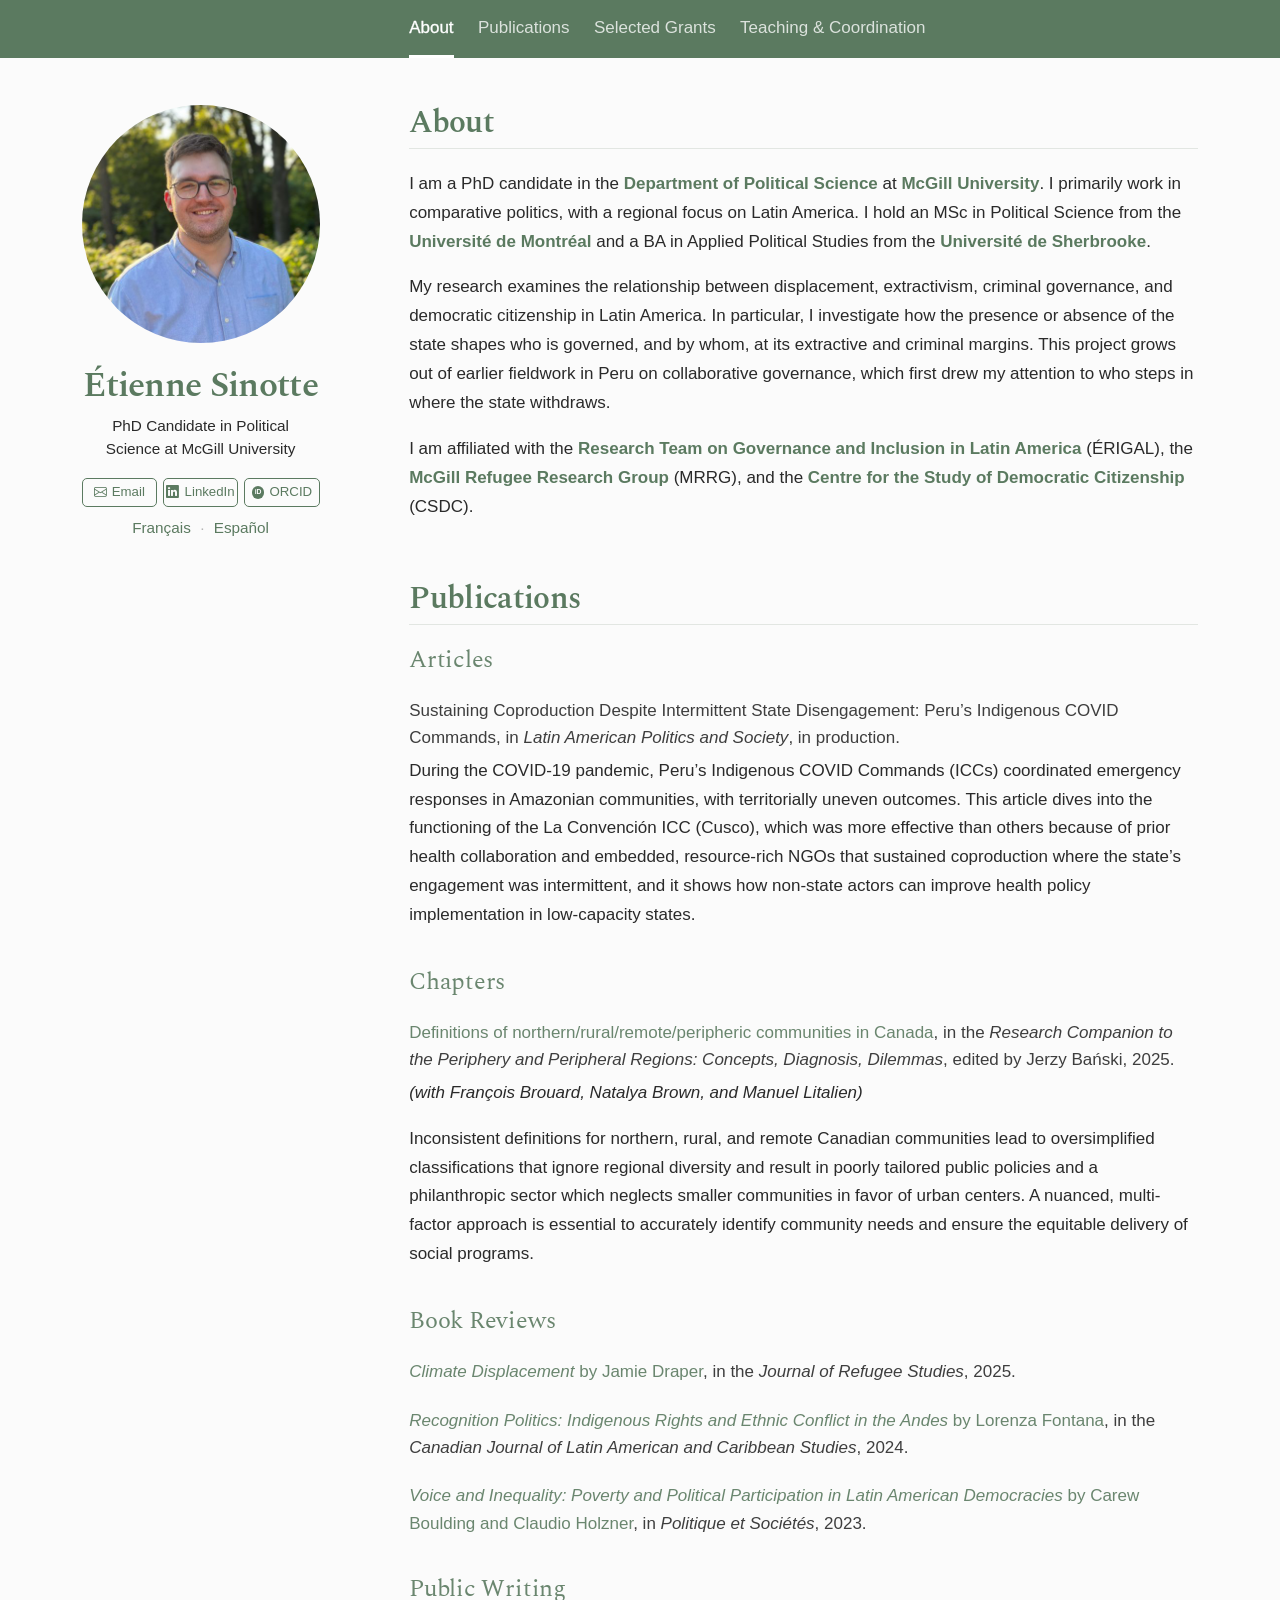
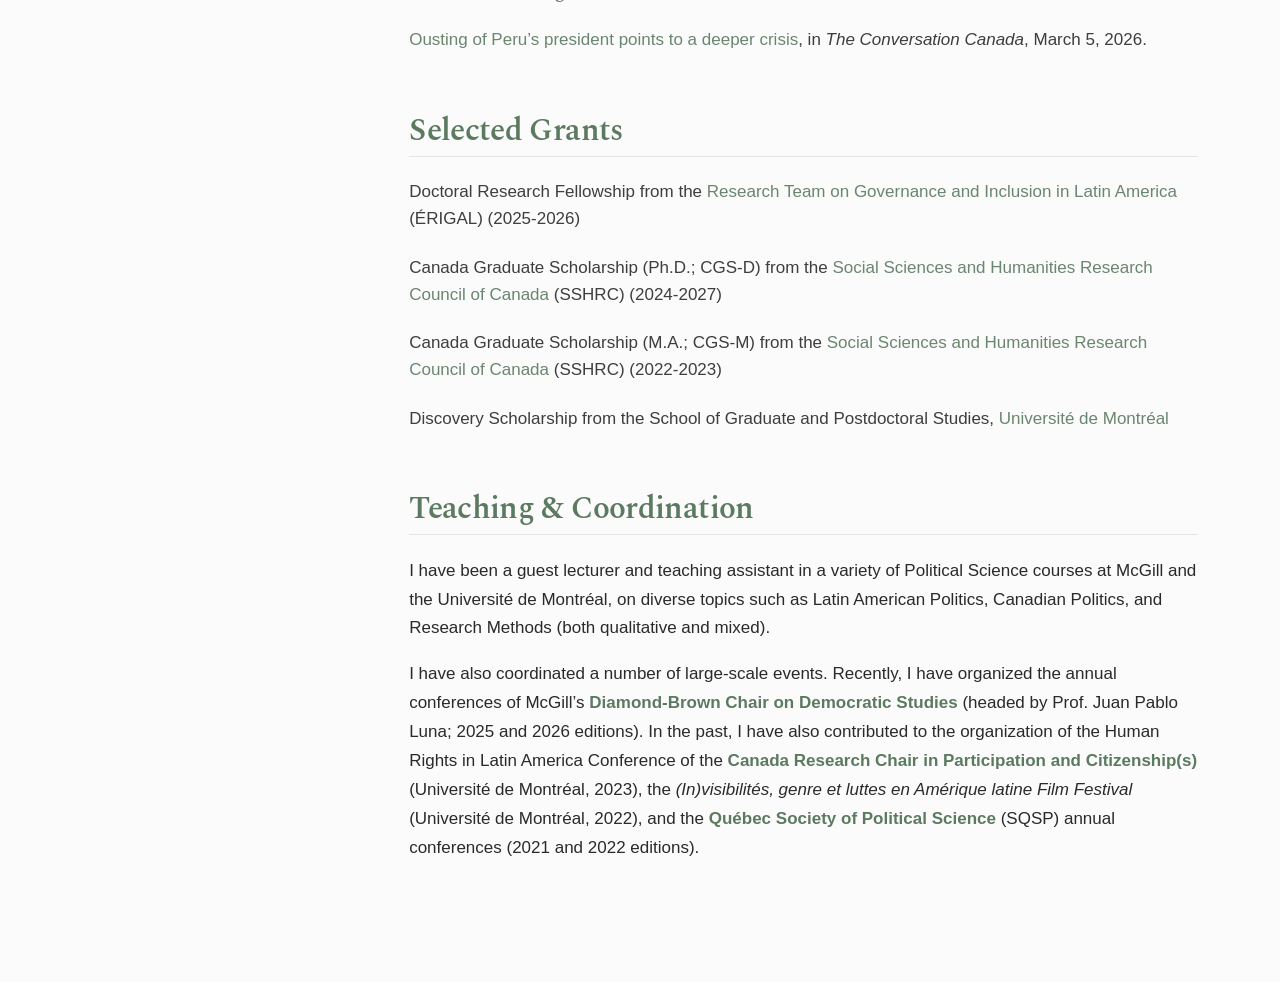
<file: docs/index.html>
<!DOCTYPE html>
<html xmlns="http://www.w3.org/1999/xhtml" lang="en" xml:lang="en"><head>

<meta charset="utf-8">
<meta name="generator" content="quarto-1.4.555">

<meta name="viewport" content="width=device-width, initial-scale=1.0, user-scalable=yes">

<meta name="description" content="PhD Candidate in Political Science at McGill University">

<title>Étienne Sinotte</title>
<style>
code{white-space: pre-wrap;}
span.smallcaps{font-variant: small-caps;}
div.columns{display: flex; gap: min(4vw, 1.5em);}
div.column{flex: auto; overflow-x: auto;}
div.hanging-indent{margin-left: 1.5em; text-indent: -1.5em;}
ul.task-list{list-style: none;}
ul.task-list li input[type="checkbox"] {
  width: 0.8em;
  margin: 0 0.8em 0.2em -1em; /* quarto-specific, see https://github.com/quarto-dev/quarto-cli/issues/4556 */ 
  vertical-align: middle;
}
</style>


<script src="site_libs/quarto-nav/quarto-nav.js"></script>
<link href="./assets/favicon.png" rel="icon" type="image/png">
<script src="site_libs/clipboard/clipboard.min.js"></script>
<script src="site_libs/quarto-html/quarto.js"></script>
<script src="site_libs/quarto-html/popper.min.js"></script>
<script src="site_libs/quarto-html/tippy.umd.min.js"></script>
<link href="site_libs/quarto-html/tippy.css" rel="stylesheet">
<link href="site_libs/quarto-html/quarto-syntax-highlighting.css" rel="stylesheet" id="quarto-text-highlighting-styles">
<script src="site_libs/bootstrap/bootstrap.min.js"></script>
<link href="site_libs/bootstrap/bootstrap-icons.css" rel="stylesheet">
<link href="site_libs/bootstrap/bootstrap.min.css" rel="stylesheet" id="quarto-bootstrap" data-mode="light">
<script id="quarto-search-options" type="application/json">{
  "language": {
    "search-no-results-text": "No results",
    "search-matching-documents-text": "matching documents",
    "search-copy-link-title": "Copy link to search",
    "search-hide-matches-text": "Hide additional matches",
    "search-more-match-text": "more match in this document",
    "search-more-matches-text": "more matches in this document",
    "search-clear-button-title": "Clear",
    "search-text-placeholder": "",
    "search-detached-cancel-button-title": "Cancel",
    "search-submit-button-title": "Submit",
    "search-label": "Search"
  }
}</script>


</head>

<body class="fullcontent">

<div id="quarto-search-results"></div>
<!-- content -->
<div id="quarto-content" class="quarto-container page-layout-custom">
<!-- sidebar -->
<!-- margin-sidebar -->
<!-- main -->




<div class="site-wrap">
<div class="site-sidebar">
<div class="profile">
<p><img src="assets/profile.jpg" class="profile-photo img-fluid" alt="Portrait of Étienne Sinotte"></p>
<div class="profile-name" role="heading" aria-level="1">
<p>Étienne Sinotte</p>
</div>
<div class="profile-desc">
<p>PhD Candidate in Political Science at McGill University</p>
</div>
<div class="profile-links">
<ul>
<li><a href="mailto:etienne.sinotte@mail.mcgill.ca"><i class="bi bi-envelope"></i>Email</a></li>
<li><a href="https://www.linkedin.com/in/etiennesinotte/"><i class="bi bi-linkedin"></i>LinkedIn</a></li>
<li><a href="https://orcid.org/0000-0002-1198-8232"><i class="icon-orcid"></i>ORCID</a></li>
</ul>
</div>
<div class="lang-switch" role="navigation" aria-label="Language">
<p><a href="indexFR.html" lang="fr" hreflang="fr">Français</a> <a href="indexES.html" lang="es" hreflang="es">Español</a></p>
</div>
</div>
<div class="site-nav">
<div class="nav-in">
<div class="nav-name">
<p>Étienne Sinotte</p>
</div>
<div class="site-menu" role="navigation" aria-label="Sections">
<ul>
<li><a href="#about">About</a></li>
<li><a href="#publications">Publications</a></li>
<li><a href="#selectedgrants">Selected Grants</a></li>
<li><a href="#teachingandcoordination">Teaching &amp; Coordination</a></li>
</ul>
</div>
</div>
</div>
</div>
<div class="site-main">
<section id="about" class="level2">
<h2 data-anchor-id="about">About</h2>
<p>I am a PhD candidate in the <a href="https://www.mcgill.ca/politicalscience/">Department of Political Science</a> at <a href="https://www.mcgill.ca/">McGill University</a>. I primarily work in comparative politics, with a regional focus on Latin America. I hold an MSc in Political Science from the <a href="https://pol.umontreal.ca/accueil/">Université de Montréal</a> and a BA in Applied Political Studies from the <a href="https://www.usherbrooke.ca/politique-appliquee/">Université de Sherbrooke</a>.</p>
<p>My research examines the relationship between displacement, extractivism, criminal governance, and democratic citizenship in Latin America. In particular, I investigate how the presence or absence of the state shapes who is governed, and by whom, at its extractive and criminal margins. This project grows out of earlier fieldwork in Peru on collaborative governance, which first drew my attention to who steps in where the state withdraws.</p>
<p>I am affiliated with the <a href="https://www.erigal.org/en_CA/le-profil/etienne-sinotte">Research Team on Governance and Inclusion in Latin America</a> (ÉRIGAL), the <a href="https://www.mcgillrefugeeresearchgroup.com/members">McGill Refugee Research Group</a> (MRRG), and the <a href="https://csdc-cecd.ca/etudiants/?id=697">Centre for the Study of Democratic Citizenship</a> (CSDC).</p>
</section>
<section id="publications" class="level2">
<h2 data-anchor-id="publications">Publications</h2>
<section id="articles" class="level3">
<h3 data-anchor-id="articles">Articles</h3>
<section id="sustaining-coproduction-despite-intermittent-state-disengagement-perus-indigenous-covid-commands-in-latin-american-politics-and-society-in-production." class="level4">
<h4 data-anchor-id="sustaining-coproduction-despite-intermittent-state-disengagement-perus-indigenous-covid-commands-in-latin-american-politics-and-society-in-production.">Sustaining Coproduction Despite Intermittent State Disengagement: Peru’s Indigenous COVID Commands, in <em>Latin American Politics and Society</em>, in production.</h4>
<p>During the COVID-19 pandemic, Peru’s Indigenous COVID Commands (ICCs) coordinated emergency responses in Amazonian communities, with territorially uneven outcomes. This article dives into the functioning of the La Convención ICC (Cusco), which was more effective than others because of prior health collaboration and embedded, resource-rich NGOs that sustained coproduction where the state’s engagement was intermittent, and it shows how non-state actors can improve health policy implementation in low-capacity states.</p>
</section>
</section>
<section id="chapters" class="level3">
<h3 data-anchor-id="chapters">Chapters</h3>
<section id="definitions-of-northernruralremoteperipheric-communities-in-canada-in-the-research-companion-to-the-periphery-and-peripheral-regions-concepts-diagnosis-dilemmas-edited-by-jerzy-bański-2025." class="level4">
<h4 data-anchor-id="definitions-of-northernruralremoteperipheric-communities-in-canada-in-the-research-companion-to-the-periphery-and-peripheral-regions-concepts-diagnosis-dilemmas-edited-by-jerzy-bański-2025."><a href="https://doi.org/10.4337/9781035338931.00012">Definitions of northern/rural/remote/peripheric communities in Canada</a>, in the <em>Research Companion to the Periphery and Peripheral Regions: Concepts, Diagnosis, Dilemmas</em>, edited by Jerzy Bański, 2025.</h4>
<p><em>(with François Brouard, Natalya Brown, and Manuel Litalien)</em></p>
<p>Inconsistent definitions for northern, rural, and remote Canadian communities lead to oversimplified classifications that ignore regional diversity and result in poorly tailored public policies and a philanthropic sector which neglects smaller communities in favor of urban centers. A nuanced, multi-factor approach is essential to accurately identify community needs and ensure the equitable delivery of social programs.</p>
</section>
</section>
<section id="book-reviews" class="level3">
<h3 data-anchor-id="book-reviews">Book Reviews</h3>
<section id="climate-displacement-by-jamie-draper-in-the-journal-of-refugee-studies-2025." class="level4">
<h4 data-anchor-id="climate-displacement-by-jamie-draper-in-the-journal-of-refugee-studies-2025."><a href="https://doi.org/10.1093/jrs/feaf008"><em>Climate Displacement</em> by Jamie Draper</a>, in the <em>Journal of Refugee Studies</em>, 2025.</h4>
</section>
<section id="recognition-politics-indigenous-rights-and-ethnic-conflict-in-the-andes-by-lorenza-fontana-in-the-canadian-journal-of-latin-american-and-caribbean-studies-2024." class="level4">
<h4 data-anchor-id="recognition-politics-indigenous-rights-and-ethnic-conflict-in-the-andes-by-lorenza-fontana-in-the-canadian-journal-of-latin-american-and-caribbean-studies-2024."><a href="https://doi.org/10.1080/08263663.2023.2281102"><em>Recognition Politics: Indigenous Rights and Ethnic Conflict in the Andes</em> by Lorenza Fontana</a>, in the <em>Canadian Journal of Latin American and Caribbean Studies</em>, 2024.</h4>
</section>
<section id="voice-and-inequality-poverty-and-political-participation-in-latin-american-democracies-by-carew-boulding-and-claudio-holzner-in-politique-et-sociétés-2023." class="level4">
<h4 data-anchor-id="voice-and-inequality-poverty-and-political-participation-in-latin-american-democracies-by-carew-boulding-and-claudio-holzner-in-politique-et-sociétés-2023."><a href="https://doi.org/10.7202/1106146ar"><em>Voice and Inequality: Poverty and Political Participation in Latin American Democracies</em> by Carew Boulding and Claudio Holzner</a>, in <em>Politique et Sociétés</em>, 2023.</h4>
</section>
</section>
<section id="public-writing" class="level3">
<h3 data-anchor-id="public-writing">Public Writing</h3>
<section id="ousting-of-perus-president-points-to-a-deeper-crisis-in-the-conversation-canada-march-5-2026." class="level4">
<h4 data-anchor-id="ousting-of-perus-president-points-to-a-deeper-crisis-in-the-conversation-canada-march-5-2026."><a href="https://doi.org/10.64628/AAM.jxeyj7ppm">Ousting of Peru’s president points to a deeper&nbsp;crisis</a>, in <em>The Conversation Canada</em>, March 5, 2026.</h4>
</section>
</section>
</section>
<section id="selectedgrants" class="level2">
<h2 data-anchor-id="selectedgrants">Selected Grants</h2>
<section id="doctoral-research-fellowship-from-the-research-team-on-governance-and-inclusion-in-latin-america-érigal-2025-2026" class="level4">
<h4 data-anchor-id="doctoral-research-fellowship-from-the-research-team-on-governance-and-inclusion-in-latin-america-érigal-2025-2026">Doctoral Research Fellowship from the <a href="https://www.erigal.org/en_CA">Research Team on Governance and Inclusion in Latin America</a> (ÉRIGAL) (2025-2026)</h4>
</section>
<section id="canada-graduate-scholarship-ph.d.-cgs-d-from-the-social-sciences-and-humanities-research-council-of-canada-sshrc-2024-2027" class="level4">
<h4 data-anchor-id="canada-graduate-scholarship-ph.d.-cgs-d-from-the-social-sciences-and-humanities-research-council-of-canada-sshrc-2024-2027">Canada Graduate Scholarship (Ph.D.; CGS-D) from the <a href="https://sshrc-crsh.canada.ca/en.aspx">Social Sciences and Humanities Research Council of Canada</a> (SSHRC) (2024-2027)</h4>
</section>
<section id="canada-graduate-scholarship-m.a.-cgs-m-from-the-social-sciences-and-humanities-research-council-of-canada-sshrc-2022-2023" class="level4">
<h4 data-anchor-id="canada-graduate-scholarship-m.a.-cgs-m-from-the-social-sciences-and-humanities-research-council-of-canada-sshrc-2022-2023">Canada Graduate Scholarship (M.A.; CGS-M) from the <a href="https://sshrc-crsh.canada.ca/en.aspx">Social Sciences and Humanities Research Council of Canada</a> (SSHRC)&nbsp;(2022-2023)</h4>
</section>
<section id="discovery-scholarship-from-the-school-of-graduate-and-postdoctoral-studies-université-de-montréal" class="level4">
<h4 data-anchor-id="discovery-scholarship-from-the-school-of-graduate-and-postdoctoral-studies-université-de-montréal">Discovery Scholarship from the School of Graduate and Postdoctoral Studies, <a href="https://www.umontreal.ca">Université de Montréal</a></h4>
</section>
</section>
<section id="teachingandcoordination" class="level2">
<h2 data-anchor-id="teachingandcoordination">Teaching &amp; Coordination</h2>
<p>I have been a guest lecturer and teaching assistant in a variety of Political Science courses at McGill and the Université de Montréal, on diverse topics such as Latin American Politics, Canadian Politics, and Research Methods (both qualitative and mixed).</p>
<p>I have also coordinated a number of large-scale events. Recently, I have organized the annual conferences of McGill’s <a href="https://www.mcgill.ca/politicalscience/juan-pablo-luna">Diamond-Brown Chair on Democratic Studies</a> (headed by Prof.&nbsp;Juan Pablo Luna; 2025 and 2026 editions). In the past, I have also contributed to the organization of the Human Rights in Latin America Conference of the <a href="https://recherche.umontreal.ca/unite-de-recherche/is/ur14522/">Canada Research Chair in Participation and Citizenship(s)</a> (Université de Montréal, 2023), the <em>(In)visibilités, genre et luttes en Amérique latine Film Festival</em> (Université de Montréal, 2022), and the <a href="https://sqsp.uqam.ca">Québec Society of Political Science</a> (SQSP) annual conferences (2021 and 2022 editions).</p>
</section>
</div>
</div>




<script>
// Highlights the sidebar menu item for the section currently on screen.
(function () {
  var links = Array.prototype.slice.call(document.querySelectorAll('.site-menu a[href^="#"]'));
  if (!links.length) return;

  var items = [];
  links.forEach(function (a) {
    var el = document.getElementById(decodeURIComponent(a.getAttribute('href').slice(1)));
    if (el) items.push({ a: a, el: el });
    // Sections that are not on this page (e.g. on the FR/ES pages) live on the main page
    else a.setAttribute('href', 'index.html' + a.getAttribute('href'));
  });
  if (!items.length) return;

  var bar = document.querySelector('.site-menu ul');
  var current = null, locked = null, unlockTimer = null;

  function setActive(item) {
    if (item === current) return;
    current = item;
    links.forEach(function (a) { a.classList.remove('active'); a.removeAttribute('aria-current'); });
    if (!item) return;
    item.a.classList.add('active');
    item.a.setAttribute('aria-current', 'location');
    // When the menu is too wide for the screen (phones), keep the active item in view
    if (bar && bar.scrollWidth > bar.clientWidth) {
      bar.scrollTo({ left: Math.max(0, item.a.parentElement.offsetLeft - bar.offsetLeft - 16), behavior: 'smooth' });
    }
  }

  function update() {
    if (locked) return;
    var line = window.innerHeight * 0.3, active = items[0];
    items.forEach(function (it) { if (it.el.getBoundingClientRect().top <= line) active = it; });
    if (window.innerHeight + window.scrollY >= document.documentElement.scrollHeight - 2) {
      active = items[items.length - 1];
    }
    setActive(active);
  }

  // Scroll within the page on click (works whether the URL is / or /index.html);
  // the clicked item stays highlighted while the page scrolls to it
  var reduceMotion = window.matchMedia && window.matchMedia('(prefers-reduced-motion: reduce)').matches;
  items.forEach(function (it) {
    it.a.addEventListener('click', function (e) {
      if (e.button !== 0 || e.metaKey || e.ctrlKey || e.shiftKey || e.altKey) return;
      e.preventDefault();
      locked = it;
      setActive(it);
      it.el.scrollIntoView({ behavior: reduceMotion ? 'auto' : 'smooth', block: 'start' });
      if (history.pushState) history.pushState(null, '', '#' + it.el.id);
      clearTimeout(unlockTimer);
      unlockTimer = setTimeout(function () { locked = null; }, 1200);
    });
  });

  var ticking = false;
  window.addEventListener('scroll', function () {
    if (locked) {
      clearTimeout(unlockTimer);
      unlockTimer = setTimeout(function () { locked = null; }, 200);
      return;
    }
    if (!ticking) {
      ticking = true;
      requestAnimationFrame(function () { ticking = false; update(); });
    }
  }, { passive: true });
  window.addEventListener('resize', update);
  update();
})();
</script>
<script id="quarto-html-after-body" type="application/javascript">
window.document.addEventListener("DOMContentLoaded", function (event) {
  const toggleBodyColorMode = (bsSheetEl) => {
    const mode = bsSheetEl.getAttribute("data-mode");
    const bodyEl = window.document.querySelector("body");
    if (mode === "dark") {
      bodyEl.classList.add("quarto-dark");
      bodyEl.classList.remove("quarto-light");
    } else {
      bodyEl.classList.add("quarto-light");
      bodyEl.classList.remove("quarto-dark");
    }
  }
  const toggleBodyColorPrimary = () => {
    const bsSheetEl = window.document.querySelector("link#quarto-bootstrap");
    if (bsSheetEl) {
      toggleBodyColorMode(bsSheetEl);
    }
  }
  toggleBodyColorPrimary();  
  const isCodeAnnotation = (el) => {
    for (const clz of el.classList) {
      if (clz.startsWith('code-annotation-')) {                     
        return true;
      }
    }
    return false;
  }
  const clipboard = new window.ClipboardJS('.code-copy-button', {
    text: function(trigger) {
      const codeEl = trigger.previousElementSibling.cloneNode(true);
      for (const childEl of codeEl.children) {
        if (isCodeAnnotation(childEl)) {
          childEl.remove();
        }
      }
      return codeEl.innerText;
    }
  });
  clipboard.on('success', function(e) {
    // button target
    const button = e.trigger;
    // don't keep focus
    button.blur();
    // flash "checked"
    button.classList.add('code-copy-button-checked');
    var currentTitle = button.getAttribute("title");
    button.setAttribute("title", "Copied!");
    let tooltip;
    if (window.bootstrap) {
      button.setAttribute("data-bs-toggle", "tooltip");
      button.setAttribute("data-bs-placement", "left");
      button.setAttribute("data-bs-title", "Copied!");
      tooltip = new bootstrap.Tooltip(button, 
        { trigger: "manual", 
          customClass: "code-copy-button-tooltip",
          offset: [0, -8]});
      tooltip.show();    
    }
    setTimeout(function() {
      if (tooltip) {
        tooltip.hide();
        button.removeAttribute("data-bs-title");
        button.removeAttribute("data-bs-toggle");
        button.removeAttribute("data-bs-placement");
      }
      button.setAttribute("title", currentTitle);
      button.classList.remove('code-copy-button-checked');
    }, 1000);
    // clear code selection
    e.clearSelection();
  });
    var localhostRegex = new RegExp(/^(?:http|https):\/\/localhost\:?[0-9]*\//);
    var mailtoRegex = new RegExp(/^mailto:/);
      var filterRegex = new RegExp('/' + window.location.host + '/');
    var isInternal = (href) => {
        return filterRegex.test(href) || localhostRegex.test(href) || mailtoRegex.test(href);
    }
    // Inspect non-navigation links and adorn them if external
 	var links = window.document.querySelectorAll('a[href]:not(.nav-link):not(.navbar-brand):not(.toc-action):not(.sidebar-link):not(.sidebar-item-toggle):not(.pagination-link):not(.no-external):not([aria-hidden]):not(.dropdown-item):not(.quarto-navigation-tool)');
    for (var i=0; i<links.length; i++) {
      const link = links[i];
      if (!isInternal(link.href)) {
        // undo the damage that might have been done by quarto-nav.js in the case of
        // links that we want to consider external
        if (link.dataset.originalHref !== undefined) {
          link.href = link.dataset.originalHref;
        }
      }
    }
  function tippyHover(el, contentFn, onTriggerFn, onUntriggerFn) {
    const config = {
      allowHTML: true,
      maxWidth: 500,
      delay: 100,
      arrow: false,
      appendTo: function(el) {
          return el.parentElement;
      },
      interactive: true,
      interactiveBorder: 10,
      theme: 'quarto',
      placement: 'bottom-start',
    };
    if (contentFn) {
      config.content = contentFn;
    }
    if (onTriggerFn) {
      config.onTrigger = onTriggerFn;
    }
    if (onUntriggerFn) {
      config.onUntrigger = onUntriggerFn;
    }
    window.tippy(el, config); 
  }
  const noterefs = window.document.querySelectorAll('a[role="doc-noteref"]');
  for (var i=0; i<noterefs.length; i++) {
    const ref = noterefs[i];
    tippyHover(ref, function() {
      // use id or data attribute instead here
      let href = ref.getAttribute('data-footnote-href') || ref.getAttribute('href');
      try { href = new URL(href).hash; } catch {}
      const id = href.replace(/^#\/?/, "");
      const note = window.document.getElementById(id);
      if (note) {
        return note.innerHTML;
      } else {
        return "";
      }
    });
  }
  const xrefs = window.document.querySelectorAll('a.quarto-xref');
  const processXRef = (id, note) => {
    // Strip column container classes
    const stripColumnClz = (el) => {
      el.classList.remove("page-full", "page-columns");
      if (el.children) {
        for (const child of el.children) {
          stripColumnClz(child);
        }
      }
    }
    stripColumnClz(note)
    if (id === null || id.startsWith('sec-')) {
      // Special case sections, only their first couple elements
      const container = document.createElement("div");
      if (note.children && note.children.length > 2) {
        container.appendChild(note.children[0].cloneNode(true));
        for (let i = 1; i < note.children.length; i++) {
          const child = note.children[i];
          if (child.tagName === "P" && child.innerText === "") {
            continue;
          } else {
            container.appendChild(child.cloneNode(true));
            break;
          }
        }
        if (window.Quarto?.typesetMath) {
          window.Quarto.typesetMath(container);
        }
        return container.innerHTML
      } else {
        if (window.Quarto?.typesetMath) {
          window.Quarto.typesetMath(note);
        }
        return note.innerHTML;
      }
    } else {
      // Remove any anchor links if they are present
      const anchorLink = note.querySelector('a.anchorjs-link');
      if (anchorLink) {
        anchorLink.remove();
      }
      if (window.Quarto?.typesetMath) {
        window.Quarto.typesetMath(note);
      }
      // TODO in 1.5, we should make sure this works without a callout special case
      if (note.classList.contains("callout")) {
        return note.outerHTML;
      } else {
        return note.innerHTML;
      }
    }
  }
  for (var i=0; i<xrefs.length; i++) {
    const xref = xrefs[i];
    tippyHover(xref, undefined, function(instance) {
      instance.disable();
      let url = xref.getAttribute('href');
      let hash = undefined; 
      if (url.startsWith('#')) {
        hash = url;
      } else {
        try { hash = new URL(url).hash; } catch {}
      }
      if (hash) {
        const id = hash.replace(/^#\/?/, "");
        const note = window.document.getElementById(id);
        if (note !== null) {
          try {
            const html = processXRef(id, note.cloneNode(true));
            instance.setContent(html);
          } finally {
            instance.enable();
            instance.show();
          }
        } else {
          // See if we can fetch this
          fetch(url.split('#')[0])
          .then(res => res.text())
          .then(html => {
            const parser = new DOMParser();
            const htmlDoc = parser.parseFromString(html, "text/html");
            const note = htmlDoc.getElementById(id);
            if (note !== null) {
              const html = processXRef(id, note);
              instance.setContent(html);
            } 
          }).finally(() => {
            instance.enable();
            instance.show();
          });
        }
      } else {
        // See if we can fetch a full url (with no hash to target)
        // This is a special case and we should probably do some content thinning / targeting
        fetch(url)
        .then(res => res.text())
        .then(html => {
          const parser = new DOMParser();
          const htmlDoc = parser.parseFromString(html, "text/html");
          const note = htmlDoc.querySelector('main.content');
          if (note !== null) {
            // This should only happen for chapter cross references
            // (since there is no id in the URL)
            // remove the first header
            if (note.children.length > 0 && note.children[0].tagName === "HEADER") {
              note.children[0].remove();
            }
            const html = processXRef(null, note);
            instance.setContent(html);
          } 
        }).finally(() => {
          instance.enable();
          instance.show();
        });
      }
    }, function(instance) {
    });
  }
      let selectedAnnoteEl;
      const selectorForAnnotation = ( cell, annotation) => {
        let cellAttr = 'data-code-cell="' + cell + '"';
        let lineAttr = 'data-code-annotation="' +  annotation + '"';
        const selector = 'span[' + cellAttr + '][' + lineAttr + ']';
        return selector;
      }
      const selectCodeLines = (annoteEl) => {
        const doc = window.document;
        const targetCell = annoteEl.getAttribute("data-target-cell");
        const targetAnnotation = annoteEl.getAttribute("data-target-annotation");
        const annoteSpan = window.document.querySelector(selectorForAnnotation(targetCell, targetAnnotation));
        const lines = annoteSpan.getAttribute("data-code-lines").split(",");
        const lineIds = lines.map((line) => {
          return targetCell + "-" + line;
        })
        let top = null;
        let height = null;
        let parent = null;
        if (lineIds.length > 0) {
            //compute the position of the single el (top and bottom and make a div)
            const el = window.document.getElementById(lineIds[0]);
            top = el.offsetTop;
            height = el.offsetHeight;
            parent = el.parentElement.parentElement;
          if (lineIds.length > 1) {
            const lastEl = window.document.getElementById(lineIds[lineIds.length - 1]);
            const bottom = lastEl.offsetTop + lastEl.offsetHeight;
            height = bottom - top;
          }
          if (top !== null && height !== null && parent !== null) {
            // cook up a div (if necessary) and position it 
            let div = window.document.getElementById("code-annotation-line-highlight");
            if (div === null) {
              div = window.document.createElement("div");
              div.setAttribute("id", "code-annotation-line-highlight");
              div.style.position = 'absolute';
              parent.appendChild(div);
            }
            div.style.top = top - 2 + "px";
            div.style.height = height + 4 + "px";
            div.style.left = 0;
            let gutterDiv = window.document.getElementById("code-annotation-line-highlight-gutter");
            if (gutterDiv === null) {
              gutterDiv = window.document.createElement("div");
              gutterDiv.setAttribute("id", "code-annotation-line-highlight-gutter");
              gutterDiv.style.position = 'absolute';
              const codeCell = window.document.getElementById(targetCell);
              const gutter = codeCell.querySelector('.code-annotation-gutter');
              gutter.appendChild(gutterDiv);
            }
            gutterDiv.style.top = top - 2 + "px";
            gutterDiv.style.height = height + 4 + "px";
          }
          selectedAnnoteEl = annoteEl;
        }
      };
      const unselectCodeLines = () => {
        const elementsIds = ["code-annotation-line-highlight", "code-annotation-line-highlight-gutter"];
        elementsIds.forEach((elId) => {
          const div = window.document.getElementById(elId);
          if (div) {
            div.remove();
          }
        });
        selectedAnnoteEl = undefined;
      };
        // Handle positioning of the toggle
    window.addEventListener(
      "resize",
      throttle(() => {
        elRect = undefined;
        if (selectedAnnoteEl) {
          selectCodeLines(selectedAnnoteEl);
        }
      }, 10)
    );
    function throttle(fn, ms) {
    let throttle = false;
    let timer;
      return (...args) => {
        if(!throttle) { // first call gets through
            fn.apply(this, args);
            throttle = true;
        } else { // all the others get throttled
            if(timer) clearTimeout(timer); // cancel #2
            timer = setTimeout(() => {
              fn.apply(this, args);
              timer = throttle = false;
            }, ms);
        }
      };
    }
      // Attach click handler to the DT
      const annoteDls = window.document.querySelectorAll('dt[data-target-cell]');
      for (const annoteDlNode of annoteDls) {
        annoteDlNode.addEventListener('click', (event) => {
          const clickedEl = event.target;
          if (clickedEl !== selectedAnnoteEl) {
            unselectCodeLines();
            const activeEl = window.document.querySelector('dt[data-target-cell].code-annotation-active');
            if (activeEl) {
              activeEl.classList.remove('code-annotation-active');
            }
            selectCodeLines(clickedEl);
            clickedEl.classList.add('code-annotation-active');
          } else {
            // Unselect the line
            unselectCodeLines();
            clickedEl.classList.remove('code-annotation-active');
          }
        });
      }
  const findCites = (el) => {
    const parentEl = el.parentElement;
    if (parentEl) {
      const cites = parentEl.dataset.cites;
      if (cites) {
        return {
          el,
          cites: cites.split(' ')
        };
      } else {
        return findCites(el.parentElement)
      }
    } else {
      return undefined;
    }
  };
  var bibliorefs = window.document.querySelectorAll('a[role="doc-biblioref"]');
  for (var i=0; i<bibliorefs.length; i++) {
    const ref = bibliorefs[i];
    const citeInfo = findCites(ref);
    if (citeInfo) {
      tippyHover(citeInfo.el, function() {
        var popup = window.document.createElement('div');
        citeInfo.cites.forEach(function(cite) {
          var citeDiv = window.document.createElement('div');
          citeDiv.classList.add('hanging-indent');
          citeDiv.classList.add('csl-entry');
          var biblioDiv = window.document.getElementById('ref-' + cite);
          if (biblioDiv) {
            citeDiv.innerHTML = biblioDiv.innerHTML;
          }
          popup.appendChild(citeDiv);
        });
        return popup.innerHTML;
      });
    }
  }
});
</script>
</div> <!-- /content -->




</body></html>
</file>
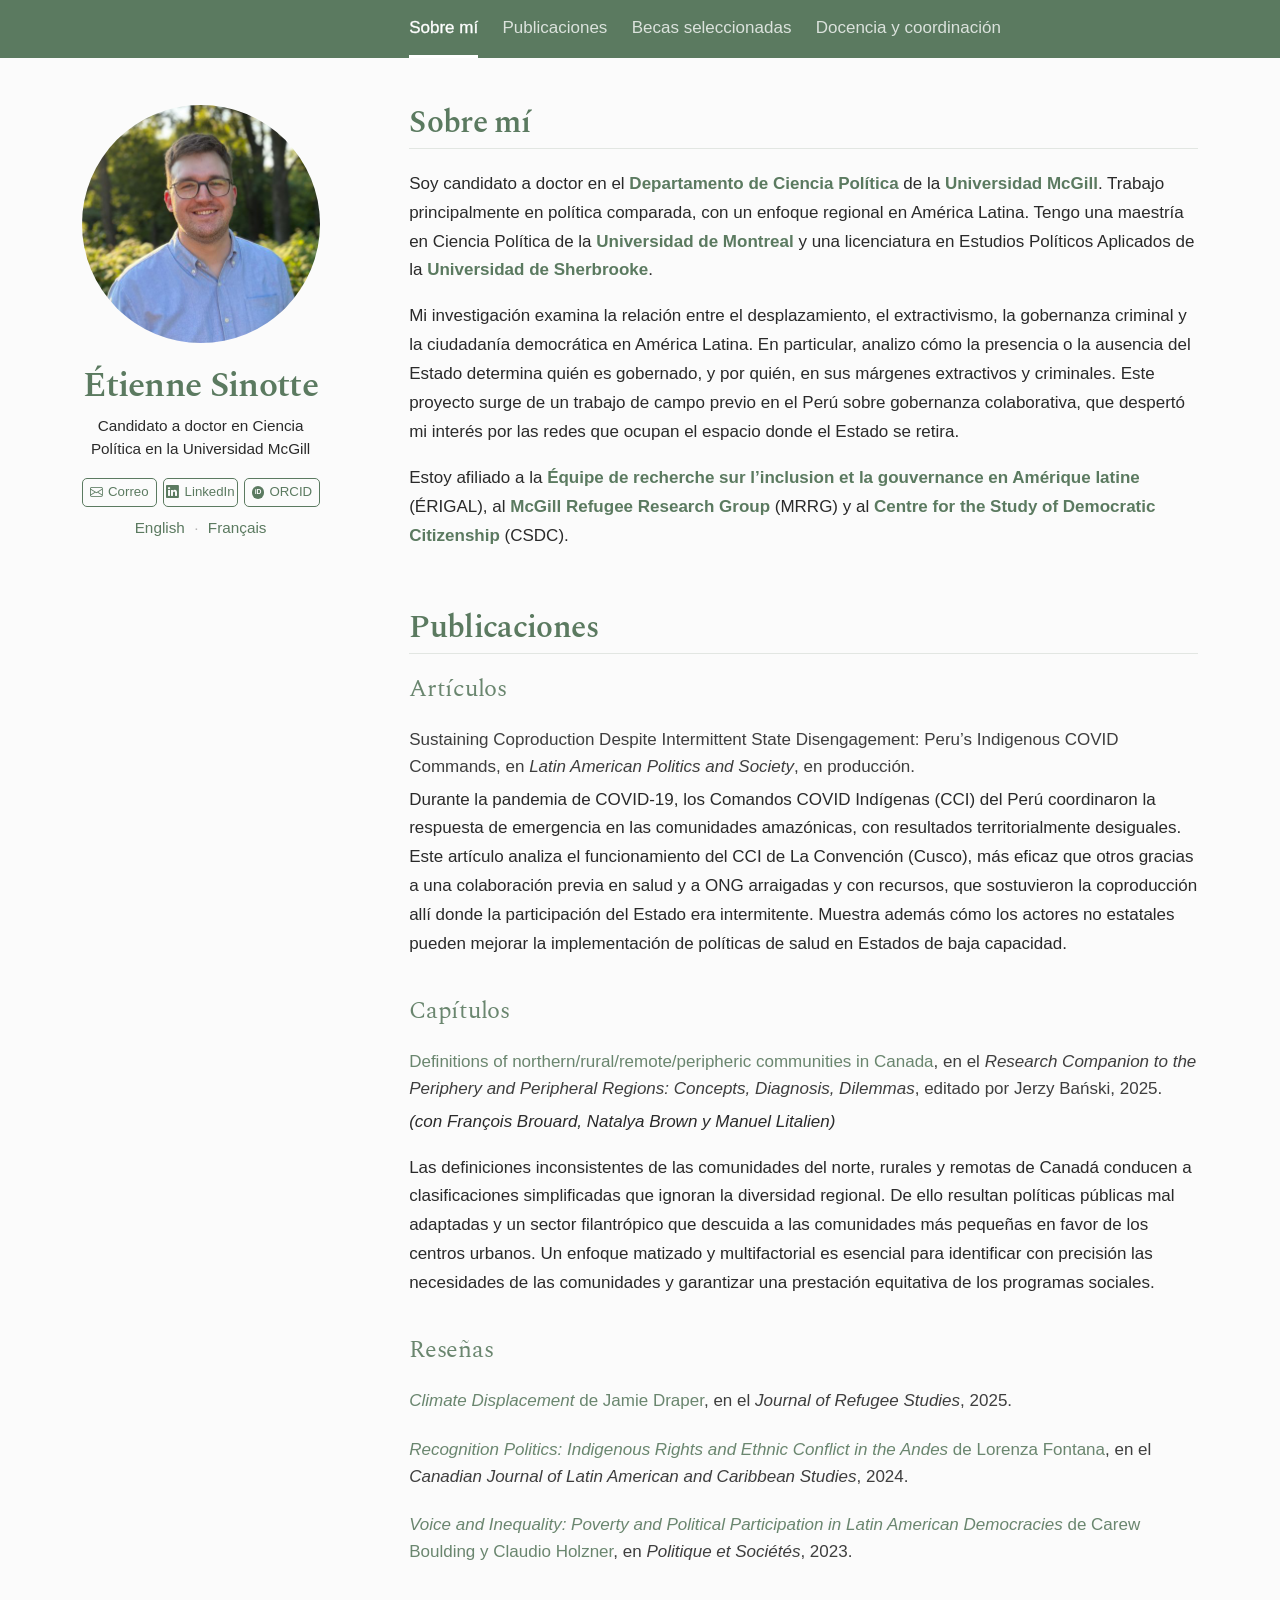
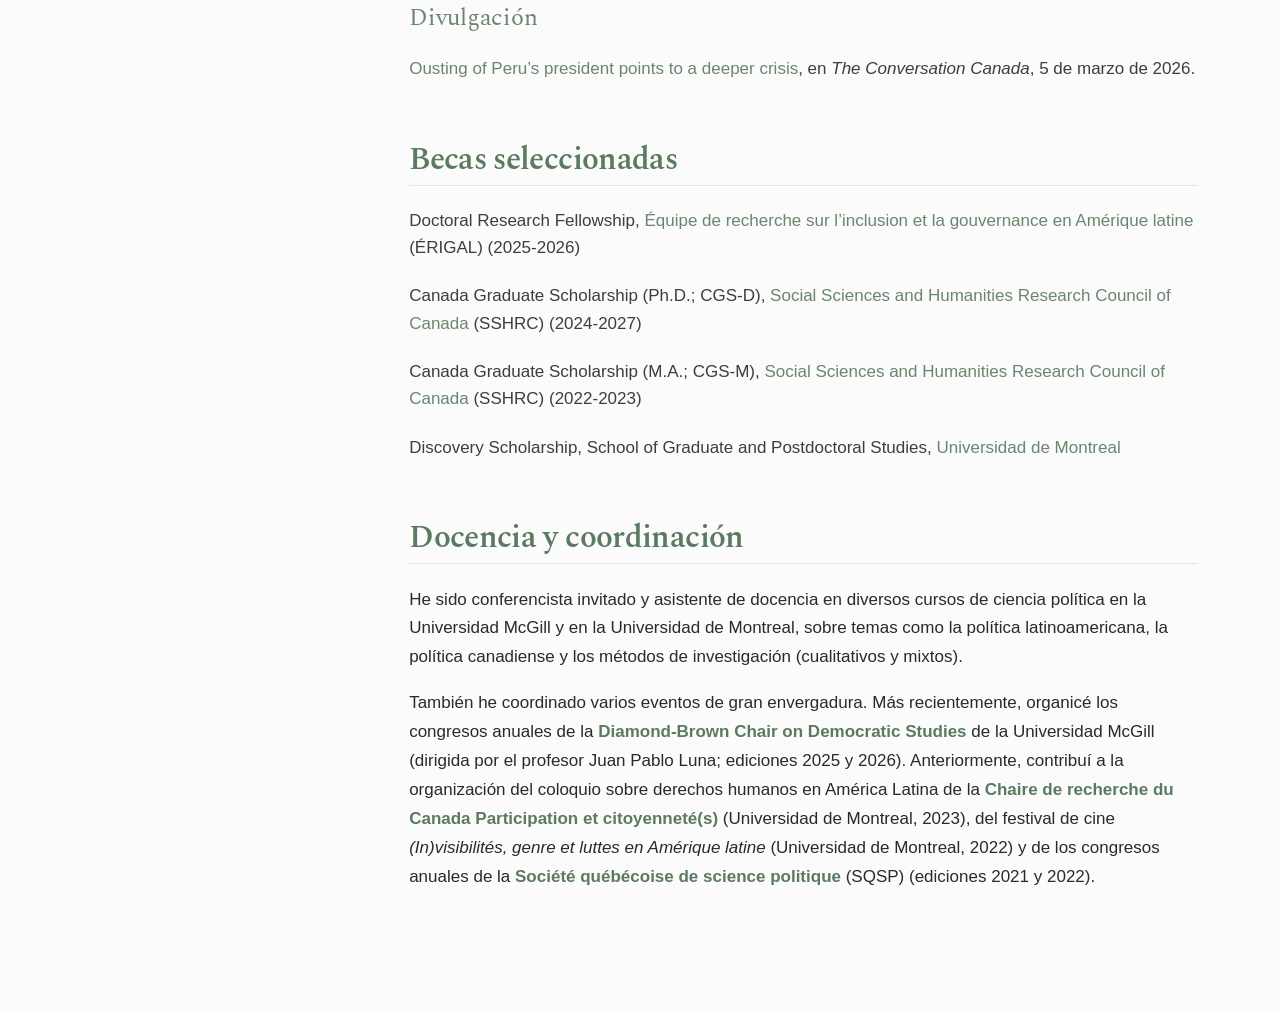
<file: docs/indexES.html>
<!DOCTYPE html>
<html xmlns="http://www.w3.org/1999/xhtml" lang="es" xml:lang="es"><head>

<meta charset="utf-8">
<meta name="generator" content="quarto-1.4.555">

<meta name="viewport" content="width=device-width, initial-scale=1.0, user-scalable=yes">

<meta name="description" content="Candidato a doctor en Ciencia Política en la Universidad McGill">

<title>Étienne Sinotte</title>
<style>
code{white-space: pre-wrap;}
span.smallcaps{font-variant: small-caps;}
div.columns{display: flex; gap: min(4vw, 1.5em);}
div.column{flex: auto; overflow-x: auto;}
div.hanging-indent{margin-left: 1.5em; text-indent: -1.5em;}
ul.task-list{list-style: none;}
ul.task-list li input[type="checkbox"] {
  width: 0.8em;
  margin: 0 0.8em 0.2em -1em; /* quarto-specific, see https://github.com/quarto-dev/quarto-cli/issues/4556 */ 
  vertical-align: middle;
}
</style>


<script src="site_libs/quarto-nav/quarto-nav.js"></script>
<link href="./assets/favicon.png" rel="icon" type="image/png">
<script src="site_libs/clipboard/clipboard.min.js"></script>
<script src="site_libs/quarto-html/quarto.js"></script>
<script src="site_libs/quarto-html/popper.min.js"></script>
<script src="site_libs/quarto-html/tippy.umd.min.js"></script>
<link href="site_libs/quarto-html/tippy.css" rel="stylesheet">
<link href="site_libs/quarto-html/quarto-syntax-highlighting.css" rel="stylesheet" id="quarto-text-highlighting-styles">
<script src="site_libs/bootstrap/bootstrap.min.js"></script>
<link href="site_libs/bootstrap/bootstrap-icons.css" rel="stylesheet">
<link href="site_libs/bootstrap/bootstrap.min.css" rel="stylesheet" id="quarto-bootstrap" data-mode="light">
<script id="quarto-search-options" type="application/json">{
  "language": {
    "search-no-results-text": "Sin resultados",
    "search-matching-documents-text": "documentos encontrados",
    "search-copy-link-title": "Copiar el enlace en la búsqueda",
    "search-hide-matches-text": "Ocultar resultados adicionales",
    "search-more-match-text": "resultado adicional en este documento",
    "search-more-matches-text": "resultados adicionales en este documento",
    "search-clear-button-title": "Borrar",
    "search-text-placeholder": "",
    "search-detached-cancel-button-title": "Cancelar",
    "search-submit-button-title": "Enviar",
    "search-label": "Buscar"
  }
}</script>


</head>

<body class="fullcontent">

<div id="quarto-search-results"></div>
<!-- content -->
<div id="quarto-content" class="quarto-container page-layout-custom">
<!-- sidebar -->
<!-- margin-sidebar -->
<!-- main -->




<div class="site-wrap">
<div class="site-sidebar">
<div class="profile">
<p><img src="assets/profile.jpg" class="profile-photo img-fluid" alt="Retrato de Étienne Sinotte"></p>
<div class="profile-name" role="heading" aria-level="1">
<p>Étienne Sinotte</p>
</div>
<div class="profile-desc">
<p>Candidato a doctor en Ciencia Política en la Universidad McGill</p>
</div>
<div class="profile-links">
<ul>
<li><a href="mailto:etienne.sinotte@mail.mcgill.ca"><i class="bi bi-envelope"></i>Correo</a></li>
<li><a href="https://www.linkedin.com/in/etiennesinotte/"><i class="bi bi-linkedin"></i>LinkedIn</a></li>
<li><a href="https://orcid.org/0000-0002-1198-8232"><i class="icon-orcid"></i>ORCID</a></li>
</ul>
</div>
<div class="lang-switch" role="navigation" aria-label="Idioma">
<p><a href="index.html" lang="en" hreflang="en">English</a> <a href="indexFR.html" lang="fr" hreflang="fr">Français</a></p>
</div>
</div>
<div class="site-nav">
<div class="nav-in">
<div class="nav-name">
<p>Étienne Sinotte</p>
</div>
<div class="site-menu" role="navigation" aria-label="Secciones">
<ul>
<li><a href="#about">Sobre mí</a></li>
<li><a href="#publications">Publicaciones</a></li>
<li><a href="#selectedgrants">Becas seleccionadas</a></li>
<li><a href="#teachingandcoordination">Docencia y coordinación</a></li>
</ul>
</div>
</div>
</div>
</div>
<div class="site-main">
<section id="about" class="level2">
<h2 data-anchor-id="about">Sobre mí</h2>
<p>Soy candidato a doctor en el <a href="https://www.mcgill.ca/politicalscience/">Departamento de Ciencia Política</a> de la <a href="https://www.mcgill.ca/">Universidad McGill</a>. Trabajo principalmente en política comparada, con un enfoque regional en América Latina. Tengo una maestría en Ciencia Política de la <a href="https://pol.umontreal.ca/accueil/">Universidad de Montreal</a> y una licenciatura en Estudios Políticos Aplicados de la <a href="https://www.usherbrooke.ca/politique-appliquee/">Universidad de Sherbrooke</a>.</p>
<p>Mi investigación examina la relación entre el desplazamiento, el extractivismo, la gobernanza criminal y la ciudadanía democrática en América Latina. En particular, analizo cómo la presencia o la ausencia del Estado determina quién es gobernado, y por quién, en sus márgenes extractivos y criminales. Este proyecto surge de un trabajo de campo previo en el Perú sobre gobernanza colaborativa, que despertó mi interés por las redes que ocupan el espacio donde el Estado se retira.</p>
<p>Estoy afiliado a la <a href="https://www.erigal.org/en_CA/le-profil/etienne-sinotte">Équipe de recherche sur l’inclusion et la gouvernance en Amérique latine</a> (ÉRIGAL), al <a href="https://www.mcgillrefugeeresearchgroup.com/members">McGill Refugee Research Group</a> (MRRG) y al <a href="https://csdc-cecd.ca/etudiants/?id=697">Centre for the Study of Democratic Citizenship</a> (CSDC).</p>
</section>
<section id="publications" class="level2">
<h2 data-anchor-id="publications">Publicaciones</h2>
<section id="artículos" class="level3">
<h3 data-anchor-id="artículos">Artículos</h3>
<section id="sustaining-coproduction-despite-intermittent-state-disengagement-perus-indigenous-covid-commands-en-latin-american-politics-and-society-en-producción." class="level4">
<h4 data-anchor-id="sustaining-coproduction-despite-intermittent-state-disengagement-perus-indigenous-covid-commands-en-latin-american-politics-and-society-en-producción.">Sustaining Coproduction Despite Intermittent State Disengagement: Peru’s Indigenous COVID Commands, en <em>Latin American Politics and Society</em>, en producción.</h4>
<p>Durante la pandemia de COVID-19, los Comandos COVID Indígenas (CCI) del Perú coordinaron la respuesta de emergencia en las comunidades amazónicas, con resultados territorialmente desiguales. Este artículo analiza el funcionamiento del CCI de La Convención (Cusco), más eficaz que otros gracias a una colaboración previa en salud y a ONG arraigadas y con recursos, que sostuvieron la coproducción allí donde la participación del Estado era intermitente. Muestra además cómo los actores no estatales pueden mejorar la implementación de políticas de salud en Estados de baja capacidad.</p>
</section>
</section>
<section id="capítulos" class="level3">
<h3 data-anchor-id="capítulos">Capítulos</h3>
<section id="definitions-of-northernruralremoteperipheric-communities-in-canada-en-el-research-companion-to-the-periphery-and-peripheral-regions-concepts-diagnosis-dilemmas-editado-por-jerzy-bański-2025." class="level4">
<h4 data-anchor-id="definitions-of-northernruralremoteperipheric-communities-in-canada-en-el-research-companion-to-the-periphery-and-peripheral-regions-concepts-diagnosis-dilemmas-editado-por-jerzy-bański-2025."><a href="https://doi.org/10.4337/9781035338931.00012">Definitions of northern/rural/remote/peripheric communities in Canada</a>, en el <em>Research Companion to the Periphery and Peripheral Regions: Concepts, Diagnosis, Dilemmas</em>, editado por Jerzy Bański, 2025.</h4>
<p><em>(con François Brouard, Natalya Brown y Manuel Litalien)</em></p>
<p>Las definiciones inconsistentes de las comunidades del norte, rurales y remotas de Canadá conducen a clasificaciones simplificadas que ignoran la diversidad regional. De ello resultan políticas públicas mal adaptadas y un sector filantrópico que descuida a las comunidades más pequeñas en favor de los centros urbanos. Un enfoque matizado y multifactorial es esencial para identificar con precisión las necesidades de las comunidades y garantizar una prestación equitativa de los programas sociales.</p>
</section>
</section>
<section id="reseñas" class="level3">
<h3 data-anchor-id="reseñas">Reseñas</h3>
<section id="climate-displacement-de-jamie-draper-en-el-journal-of-refugee-studies-2025." class="level4">
<h4 data-anchor-id="climate-displacement-de-jamie-draper-en-el-journal-of-refugee-studies-2025."><a href="https://doi.org/10.1093/jrs/feaf008"><em>Climate Displacement</em> de Jamie Draper</a>, en el <em>Journal of Refugee Studies</em>, 2025.</h4>
</section>
<section id="recognition-politics-indigenous-rights-and-ethnic-conflict-in-the-andes-de-lorenza-fontana-en-el-canadian-journal-of-latin-american-and-caribbean-studies-2024." class="level4">
<h4 data-anchor-id="recognition-politics-indigenous-rights-and-ethnic-conflict-in-the-andes-de-lorenza-fontana-en-el-canadian-journal-of-latin-american-and-caribbean-studies-2024."><a href="https://doi.org/10.1080/08263663.2023.2281102"><em>Recognition Politics: Indigenous Rights and Ethnic Conflict in the Andes</em> de Lorenza Fontana</a>, en el <em>Canadian Journal of Latin American and Caribbean Studies</em>, 2024.</h4>
</section>
<section id="voice-and-inequality-poverty-and-political-participation-in-latin-american-democracies-de-carew-boulding-y-claudio-holzner-en-politique-et-sociétés-2023." class="level4">
<h4 data-anchor-id="voice-and-inequality-poverty-and-political-participation-in-latin-american-democracies-de-carew-boulding-y-claudio-holzner-en-politique-et-sociétés-2023."><a href="https://doi.org/10.7202/1106146ar"><em>Voice and Inequality: Poverty and Political Participation in Latin American Democracies</em> de Carew Boulding y Claudio Holzner</a>, en <em>Politique et Sociétés</em>, 2023.</h4>
</section>
</section>
<section id="divulgación" class="level3">
<h3 data-anchor-id="divulgación">Divulgación</h3>
<section id="ousting-of-perus-president-points-to-a-deeper-crisis-en-the-conversation-canada-5-de-marzo-de-2026." class="level4">
<h4 data-anchor-id="ousting-of-perus-president-points-to-a-deeper-crisis-en-the-conversation-canada-5-de-marzo-de-2026."><a href="https://doi.org/10.64628/AAM.jxeyj7ppm">Ousting of Peru’s president points to a deeper crisis</a>, en <em>The Conversation Canada</em>, 5 de marzo de 2026.</h4>
</section>
</section>
</section>
<section id="selectedgrants" class="level2">
<h2 data-anchor-id="selectedgrants">Becas seleccionadas</h2>
<section id="doctoral-research-fellowship-équipe-de-recherche-sur-linclusion-et-la-gouvernance-en-amérique-latine-érigal-2025-2026" class="level4">
<h4 data-anchor-id="doctoral-research-fellowship-équipe-de-recherche-sur-linclusion-et-la-gouvernance-en-amérique-latine-érigal-2025-2026">Doctoral Research Fellowship, <a href="https://www.erigal.org/en_CA">Équipe de recherche sur l’inclusion et la gouvernance en Amérique latine</a> (ÉRIGAL) (2025-2026)</h4>
</section>
<section id="canada-graduate-scholarship-ph.d.-cgs-d-social-sciences-and-humanities-research-council-of-canada-sshrc-2024-2027" class="level4">
<h4 data-anchor-id="canada-graduate-scholarship-ph.d.-cgs-d-social-sciences-and-humanities-research-council-of-canada-sshrc-2024-2027">Canada Graduate Scholarship (Ph.D.; CGS-D), <a href="https://sshrc-crsh.canada.ca/en.aspx">Social Sciences and Humanities Research Council of Canada</a> (SSHRC) (2024-2027)</h4>
</section>
<section id="canada-graduate-scholarship-m.a.-cgs-m-social-sciences-and-humanities-research-council-of-canada-sshrc-2022-2023" class="level4">
<h4 data-anchor-id="canada-graduate-scholarship-m.a.-cgs-m-social-sciences-and-humanities-research-council-of-canada-sshrc-2022-2023">Canada Graduate Scholarship (M.A.; CGS-M), <a href="https://sshrc-crsh.canada.ca/en.aspx">Social Sciences and Humanities Research Council of Canada</a> (SSHRC) (2022-2023)</h4>
</section>
<section id="discovery-scholarship-school-of-graduate-and-postdoctoral-studies-universidad-de-montreal" class="level4">
<h4 data-anchor-id="discovery-scholarship-school-of-graduate-and-postdoctoral-studies-universidad-de-montreal">Discovery Scholarship, School of Graduate and Postdoctoral Studies, <a href="https://www.umontreal.ca">Universidad de Montreal</a></h4>
</section>
</section>
<section id="teachingandcoordination" class="level2">
<h2 data-anchor-id="teachingandcoordination">Docencia y coordinación</h2>
<p>He sido conferencista invitado y asistente de docencia en diversos cursos de ciencia política en la Universidad McGill y en la Universidad de Montreal, sobre temas como la política latinoamericana, la política canadiense y los métodos de investigación (cualitativos y mixtos).</p>
<p>También he coordinado varios eventos de gran envergadura. Más recientemente, organicé los congresos anuales de la <a href="https://www.mcgill.ca/politicalscience/juan-pablo-luna">Diamond-Brown Chair on Democratic Studies</a> de la Universidad McGill (dirigida por el profesor Juan Pablo Luna; ediciones 2025 y 2026). Anteriormente, contribuí a la organización del coloquio sobre derechos humanos en América Latina de la <a href="https://recherche.umontreal.ca/unite-de-recherche/is/ur14522/">Chaire de recherche du Canada Participation et citoyenneté(s)</a> (Universidad de Montreal, 2023), del festival de cine <em>(In)visibilités, genre et luttes en Amérique latine</em> (Universidad de Montreal, 2022) y de los congresos anuales de la <a href="https://sqsp.uqam.ca">Société québécoise de science politique</a> (SQSP) (ediciones 2021 y 2022).</p>
</section>
</div>
</div>




<script>
// Highlights the sidebar menu item for the section currently on screen.
(function () {
  var links = Array.prototype.slice.call(document.querySelectorAll('.site-menu a[href^="#"]'));
  if (!links.length) return;

  var items = [];
  links.forEach(function (a) {
    var el = document.getElementById(decodeURIComponent(a.getAttribute('href').slice(1)));
    if (el) items.push({ a: a, el: el });
    // Sections that are not on this page (e.g. on the FR/ES pages) live on the main page
    else a.setAttribute('href', 'index.html' + a.getAttribute('href'));
  });
  if (!items.length) return;

  var bar = document.querySelector('.site-menu ul');
  var current = null, locked = null, unlockTimer = null;

  function setActive(item) {
    if (item === current) return;
    current = item;
    links.forEach(function (a) { a.classList.remove('active'); a.removeAttribute('aria-current'); });
    if (!item) return;
    item.a.classList.add('active');
    item.a.setAttribute('aria-current', 'location');
    // When the menu is too wide for the screen (phones), keep the active item in view
    if (bar && bar.scrollWidth > bar.clientWidth) {
      bar.scrollTo({ left: Math.max(0, item.a.parentElement.offsetLeft - bar.offsetLeft - 16), behavior: 'smooth' });
    }
  }

  function update() {
    if (locked) return;
    var line = window.innerHeight * 0.3, active = items[0];
    items.forEach(function (it) { if (it.el.getBoundingClientRect().top <= line) active = it; });
    if (window.innerHeight + window.scrollY >= document.documentElement.scrollHeight - 2) {
      active = items[items.length - 1];
    }
    setActive(active);
  }

  // Scroll within the page on click (works whether the URL is / or /index.html);
  // the clicked item stays highlighted while the page scrolls to it
  var reduceMotion = window.matchMedia && window.matchMedia('(prefers-reduced-motion: reduce)').matches;
  items.forEach(function (it) {
    it.a.addEventListener('click', function (e) {
      if (e.button !== 0 || e.metaKey || e.ctrlKey || e.shiftKey || e.altKey) return;
      e.preventDefault();
      locked = it;
      setActive(it);
      it.el.scrollIntoView({ behavior: reduceMotion ? 'auto' : 'smooth', block: 'start' });
      if (history.pushState) history.pushState(null, '', '#' + it.el.id);
      clearTimeout(unlockTimer);
      unlockTimer = setTimeout(function () { locked = null; }, 1200);
    });
  });

  var ticking = false;
  window.addEventListener('scroll', function () {
    if (locked) {
      clearTimeout(unlockTimer);
      unlockTimer = setTimeout(function () { locked = null; }, 200);
      return;
    }
    if (!ticking) {
      ticking = true;
      requestAnimationFrame(function () { ticking = false; update(); });
    }
  }, { passive: true });
  window.addEventListener('resize', update);
  update();
})();
</script>
<script id="quarto-html-after-body" type="application/javascript">
window.document.addEventListener("DOMContentLoaded", function (event) {
  const toggleBodyColorMode = (bsSheetEl) => {
    const mode = bsSheetEl.getAttribute("data-mode");
    const bodyEl = window.document.querySelector("body");
    if (mode === "dark") {
      bodyEl.classList.add("quarto-dark");
      bodyEl.classList.remove("quarto-light");
    } else {
      bodyEl.classList.add("quarto-light");
      bodyEl.classList.remove("quarto-dark");
    }
  }
  const toggleBodyColorPrimary = () => {
    const bsSheetEl = window.document.querySelector("link#quarto-bootstrap");
    if (bsSheetEl) {
      toggleBodyColorMode(bsSheetEl);
    }
  }
  toggleBodyColorPrimary();  
  const isCodeAnnotation = (el) => {
    for (const clz of el.classList) {
      if (clz.startsWith('code-annotation-')) {                     
        return true;
      }
    }
    return false;
  }
  const clipboard = new window.ClipboardJS('.code-copy-button', {
    text: function(trigger) {
      const codeEl = trigger.previousElementSibling.cloneNode(true);
      for (const childEl of codeEl.children) {
        if (isCodeAnnotation(childEl)) {
          childEl.remove();
        }
      }
      return codeEl.innerText;
    }
  });
  clipboard.on('success', function(e) {
    // button target
    const button = e.trigger;
    // don't keep focus
    button.blur();
    // flash "checked"
    button.classList.add('code-copy-button-checked');
    var currentTitle = button.getAttribute("title");
    button.setAttribute("title", "Copiado");
    let tooltip;
    if (window.bootstrap) {
      button.setAttribute("data-bs-toggle", "tooltip");
      button.setAttribute("data-bs-placement", "left");
      button.setAttribute("data-bs-title", "Copiado");
      tooltip = new bootstrap.Tooltip(button, 
        { trigger: "manual", 
          customClass: "code-copy-button-tooltip",
          offset: [0, -8]});
      tooltip.show();    
    }
    setTimeout(function() {
      if (tooltip) {
        tooltip.hide();
        button.removeAttribute("data-bs-title");
        button.removeAttribute("data-bs-toggle");
        button.removeAttribute("data-bs-placement");
      }
      button.setAttribute("title", currentTitle);
      button.classList.remove('code-copy-button-checked');
    }, 1000);
    // clear code selection
    e.clearSelection();
  });
    var localhostRegex = new RegExp(/^(?:http|https):\/\/localhost\:?[0-9]*\//);
    var mailtoRegex = new RegExp(/^mailto:/);
      var filterRegex = new RegExp('/' + window.location.host + '/');
    var isInternal = (href) => {
        return filterRegex.test(href) || localhostRegex.test(href) || mailtoRegex.test(href);
    }
    // Inspect non-navigation links and adorn them if external
 	var links = window.document.querySelectorAll('a[href]:not(.nav-link):not(.navbar-brand):not(.toc-action):not(.sidebar-link):not(.sidebar-item-toggle):not(.pagination-link):not(.no-external):not([aria-hidden]):not(.dropdown-item):not(.quarto-navigation-tool)');
    for (var i=0; i<links.length; i++) {
      const link = links[i];
      if (!isInternal(link.href)) {
        // undo the damage that might have been done by quarto-nav.js in the case of
        // links that we want to consider external
        if (link.dataset.originalHref !== undefined) {
          link.href = link.dataset.originalHref;
        }
      }
    }
  function tippyHover(el, contentFn, onTriggerFn, onUntriggerFn) {
    const config = {
      allowHTML: true,
      maxWidth: 500,
      delay: 100,
      arrow: false,
      appendTo: function(el) {
          return el.parentElement;
      },
      interactive: true,
      interactiveBorder: 10,
      theme: 'quarto',
      placement: 'bottom-start',
    };
    if (contentFn) {
      config.content = contentFn;
    }
    if (onTriggerFn) {
      config.onTrigger = onTriggerFn;
    }
    if (onUntriggerFn) {
      config.onUntrigger = onUntriggerFn;
    }
    window.tippy(el, config); 
  }
  const noterefs = window.document.querySelectorAll('a[role="doc-noteref"]');
  for (var i=0; i<noterefs.length; i++) {
    const ref = noterefs[i];
    tippyHover(ref, function() {
      // use id or data attribute instead here
      let href = ref.getAttribute('data-footnote-href') || ref.getAttribute('href');
      try { href = new URL(href).hash; } catch {}
      const id = href.replace(/^#\/?/, "");
      const note = window.document.getElementById(id);
      if (note) {
        return note.innerHTML;
      } else {
        return "";
      }
    });
  }
  const xrefs = window.document.querySelectorAll('a.quarto-xref');
  const processXRef = (id, note) => {
    // Strip column container classes
    const stripColumnClz = (el) => {
      el.classList.remove("page-full", "page-columns");
      if (el.children) {
        for (const child of el.children) {
          stripColumnClz(child);
        }
      }
    }
    stripColumnClz(note)
    if (id === null || id.startsWith('sec-')) {
      // Special case sections, only their first couple elements
      const container = document.createElement("div");
      if (note.children && note.children.length > 2) {
        container.appendChild(note.children[0].cloneNode(true));
        for (let i = 1; i < note.children.length; i++) {
          const child = note.children[i];
          if (child.tagName === "P" && child.innerText === "") {
            continue;
          } else {
            container.appendChild(child.cloneNode(true));
            break;
          }
        }
        if (window.Quarto?.typesetMath) {
          window.Quarto.typesetMath(container);
        }
        return container.innerHTML
      } else {
        if (window.Quarto?.typesetMath) {
          window.Quarto.typesetMath(note);
        }
        return note.innerHTML;
      }
    } else {
      // Remove any anchor links if they are present
      const anchorLink = note.querySelector('a.anchorjs-link');
      if (anchorLink) {
        anchorLink.remove();
      }
      if (window.Quarto?.typesetMath) {
        window.Quarto.typesetMath(note);
      }
      // TODO in 1.5, we should make sure this works without a callout special case
      if (note.classList.contains("callout")) {
        return note.outerHTML;
      } else {
        return note.innerHTML;
      }
    }
  }
  for (var i=0; i<xrefs.length; i++) {
    const xref = xrefs[i];
    tippyHover(xref, undefined, function(instance) {
      instance.disable();
      let url = xref.getAttribute('href');
      let hash = undefined; 
      if (url.startsWith('#')) {
        hash = url;
      } else {
        try { hash = new URL(url).hash; } catch {}
      }
      if (hash) {
        const id = hash.replace(/^#\/?/, "");
        const note = window.document.getElementById(id);
        if (note !== null) {
          try {
            const html = processXRef(id, note.cloneNode(true));
            instance.setContent(html);
          } finally {
            instance.enable();
            instance.show();
          }
        } else {
          // See if we can fetch this
          fetch(url.split('#')[0])
          .then(res => res.text())
          .then(html => {
            const parser = new DOMParser();
            const htmlDoc = parser.parseFromString(html, "text/html");
            const note = htmlDoc.getElementById(id);
            if (note !== null) {
              const html = processXRef(id, note);
              instance.setContent(html);
            } 
          }).finally(() => {
            instance.enable();
            instance.show();
          });
        }
      } else {
        // See if we can fetch a full url (with no hash to target)
        // This is a special case and we should probably do some content thinning / targeting
        fetch(url)
        .then(res => res.text())
        .then(html => {
          const parser = new DOMParser();
          const htmlDoc = parser.parseFromString(html, "text/html");
          const note = htmlDoc.querySelector('main.content');
          if (note !== null) {
            // This should only happen for chapter cross references
            // (since there is no id in the URL)
            // remove the first header
            if (note.children.length > 0 && note.children[0].tagName === "HEADER") {
              note.children[0].remove();
            }
            const html = processXRef(null, note);
            instance.setContent(html);
          } 
        }).finally(() => {
          instance.enable();
          instance.show();
        });
      }
    }, function(instance) {
    });
  }
      let selectedAnnoteEl;
      const selectorForAnnotation = ( cell, annotation) => {
        let cellAttr = 'data-code-cell="' + cell + '"';
        let lineAttr = 'data-code-annotation="' +  annotation + '"';
        const selector = 'span[' + cellAttr + '][' + lineAttr + ']';
        return selector;
      }
      const selectCodeLines = (annoteEl) => {
        const doc = window.document;
        const targetCell = annoteEl.getAttribute("data-target-cell");
        const targetAnnotation = annoteEl.getAttribute("data-target-annotation");
        const annoteSpan = window.document.querySelector(selectorForAnnotation(targetCell, targetAnnotation));
        const lines = annoteSpan.getAttribute("data-code-lines").split(",");
        const lineIds = lines.map((line) => {
          return targetCell + "-" + line;
        })
        let top = null;
        let height = null;
        let parent = null;
        if (lineIds.length > 0) {
            //compute the position of the single el (top and bottom and make a div)
            const el = window.document.getElementById(lineIds[0]);
            top = el.offsetTop;
            height = el.offsetHeight;
            parent = el.parentElement.parentElement;
          if (lineIds.length > 1) {
            const lastEl = window.document.getElementById(lineIds[lineIds.length - 1]);
            const bottom = lastEl.offsetTop + lastEl.offsetHeight;
            height = bottom - top;
          }
          if (top !== null && height !== null && parent !== null) {
            // cook up a div (if necessary) and position it 
            let div = window.document.getElementById("code-annotation-line-highlight");
            if (div === null) {
              div = window.document.createElement("div");
              div.setAttribute("id", "code-annotation-line-highlight");
              div.style.position = 'absolute';
              parent.appendChild(div);
            }
            div.style.top = top - 2 + "px";
            div.style.height = height + 4 + "px";
            div.style.left = 0;
            let gutterDiv = window.document.getElementById("code-annotation-line-highlight-gutter");
            if (gutterDiv === null) {
              gutterDiv = window.document.createElement("div");
              gutterDiv.setAttribute("id", "code-annotation-line-highlight-gutter");
              gutterDiv.style.position = 'absolute';
              const codeCell = window.document.getElementById(targetCell);
              const gutter = codeCell.querySelector('.code-annotation-gutter');
              gutter.appendChild(gutterDiv);
            }
            gutterDiv.style.top = top - 2 + "px";
            gutterDiv.style.height = height + 4 + "px";
          }
          selectedAnnoteEl = annoteEl;
        }
      };
      const unselectCodeLines = () => {
        const elementsIds = ["code-annotation-line-highlight", "code-annotation-line-highlight-gutter"];
        elementsIds.forEach((elId) => {
          const div = window.document.getElementById(elId);
          if (div) {
            div.remove();
          }
        });
        selectedAnnoteEl = undefined;
      };
        // Handle positioning of the toggle
    window.addEventListener(
      "resize",
      throttle(() => {
        elRect = undefined;
        if (selectedAnnoteEl) {
          selectCodeLines(selectedAnnoteEl);
        }
      }, 10)
    );
    function throttle(fn, ms) {
    let throttle = false;
    let timer;
      return (...args) => {
        if(!throttle) { // first call gets through
            fn.apply(this, args);
            throttle = true;
        } else { // all the others get throttled
            if(timer) clearTimeout(timer); // cancel #2
            timer = setTimeout(() => {
              fn.apply(this, args);
              timer = throttle = false;
            }, ms);
        }
      };
    }
      // Attach click handler to the DT
      const annoteDls = window.document.querySelectorAll('dt[data-target-cell]');
      for (const annoteDlNode of annoteDls) {
        annoteDlNode.addEventListener('click', (event) => {
          const clickedEl = event.target;
          if (clickedEl !== selectedAnnoteEl) {
            unselectCodeLines();
            const activeEl = window.document.querySelector('dt[data-target-cell].code-annotation-active');
            if (activeEl) {
              activeEl.classList.remove('code-annotation-active');
            }
            selectCodeLines(clickedEl);
            clickedEl.classList.add('code-annotation-active');
          } else {
            // Unselect the line
            unselectCodeLines();
            clickedEl.classList.remove('code-annotation-active');
          }
        });
      }
  const findCites = (el) => {
    const parentEl = el.parentElement;
    if (parentEl) {
      const cites = parentEl.dataset.cites;
      if (cites) {
        return {
          el,
          cites: cites.split(' ')
        };
      } else {
        return findCites(el.parentElement)
      }
    } else {
      return undefined;
    }
  };
  var bibliorefs = window.document.querySelectorAll('a[role="doc-biblioref"]');
  for (var i=0; i<bibliorefs.length; i++) {
    const ref = bibliorefs[i];
    const citeInfo = findCites(ref);
    if (citeInfo) {
      tippyHover(citeInfo.el, function() {
        var popup = window.document.createElement('div');
        citeInfo.cites.forEach(function(cite) {
          var citeDiv = window.document.createElement('div');
          citeDiv.classList.add('hanging-indent');
          citeDiv.classList.add('csl-entry');
          var biblioDiv = window.document.getElementById('ref-' + cite);
          if (biblioDiv) {
            citeDiv.innerHTML = biblioDiv.innerHTML;
          }
          popup.appendChild(citeDiv);
        });
        return popup.innerHTML;
      });
    }
  }
});
</script>
</div> <!-- /content -->




</body></html>
</file>
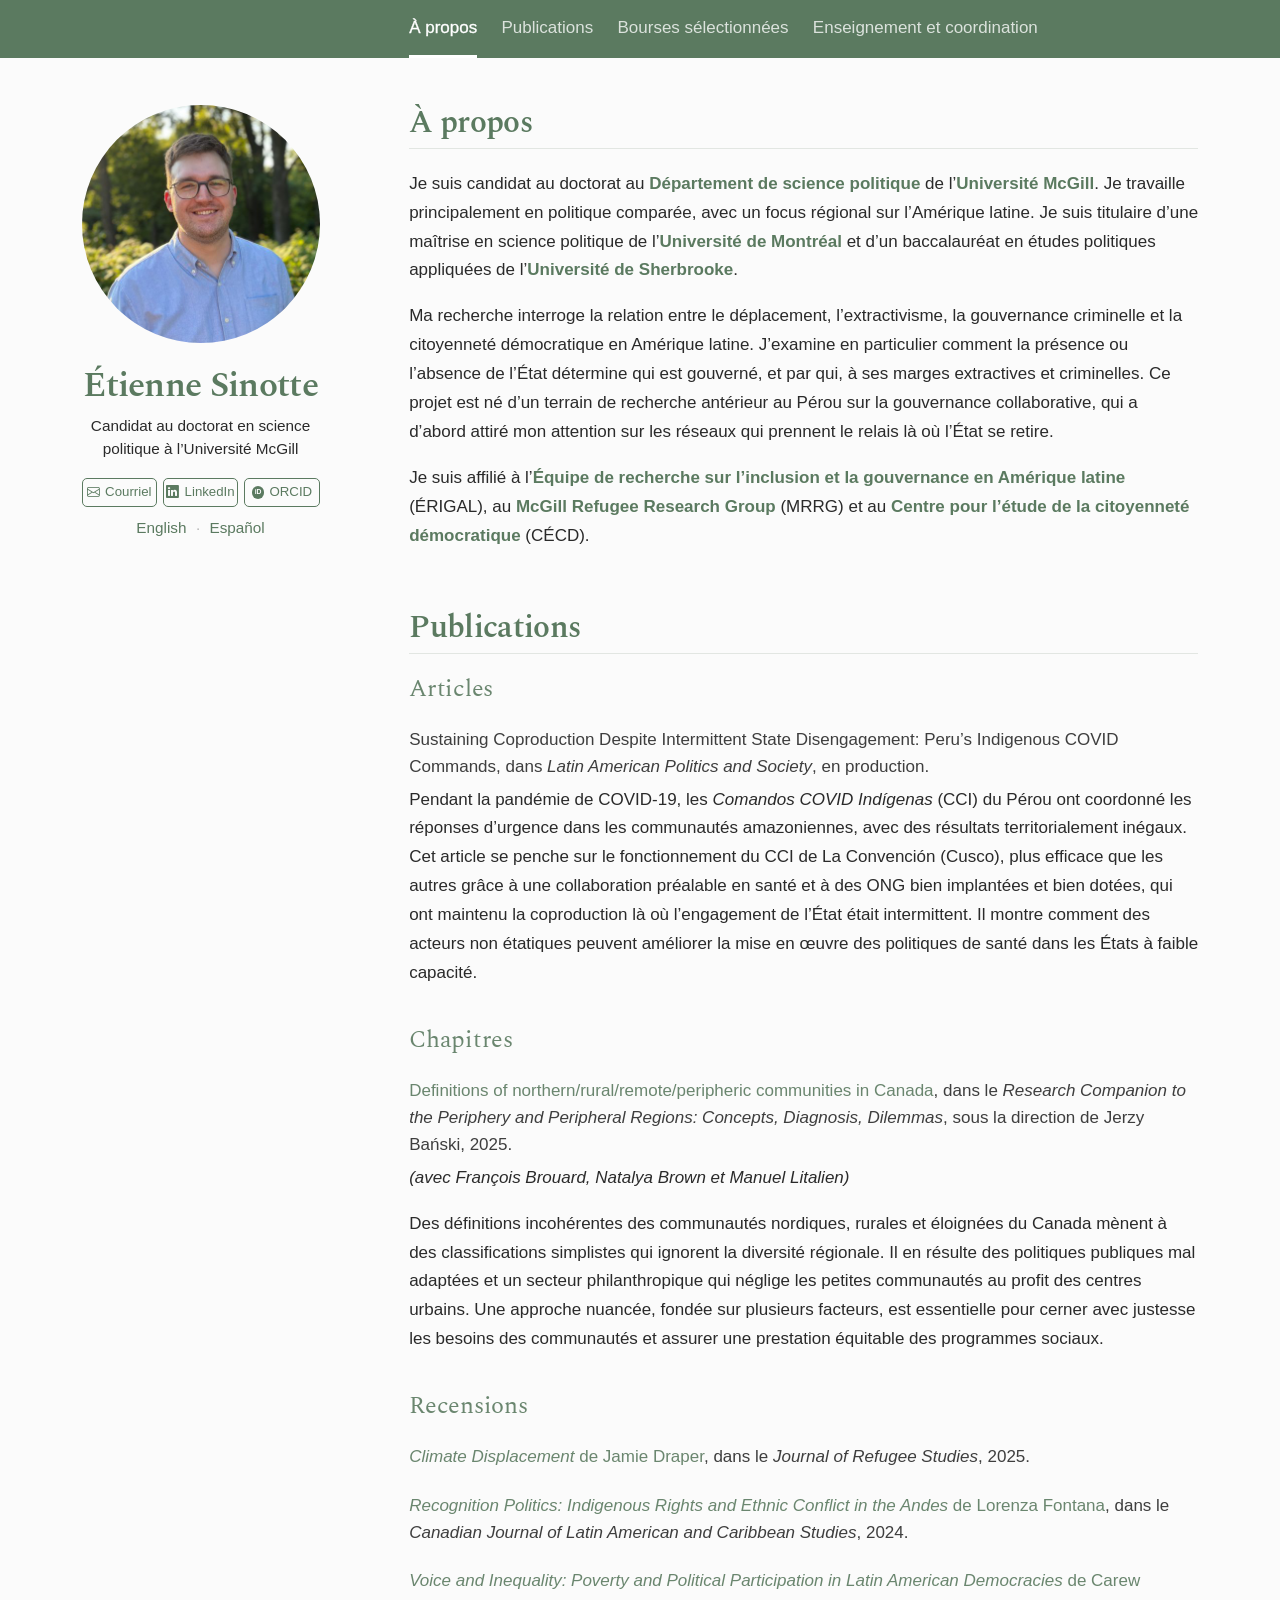
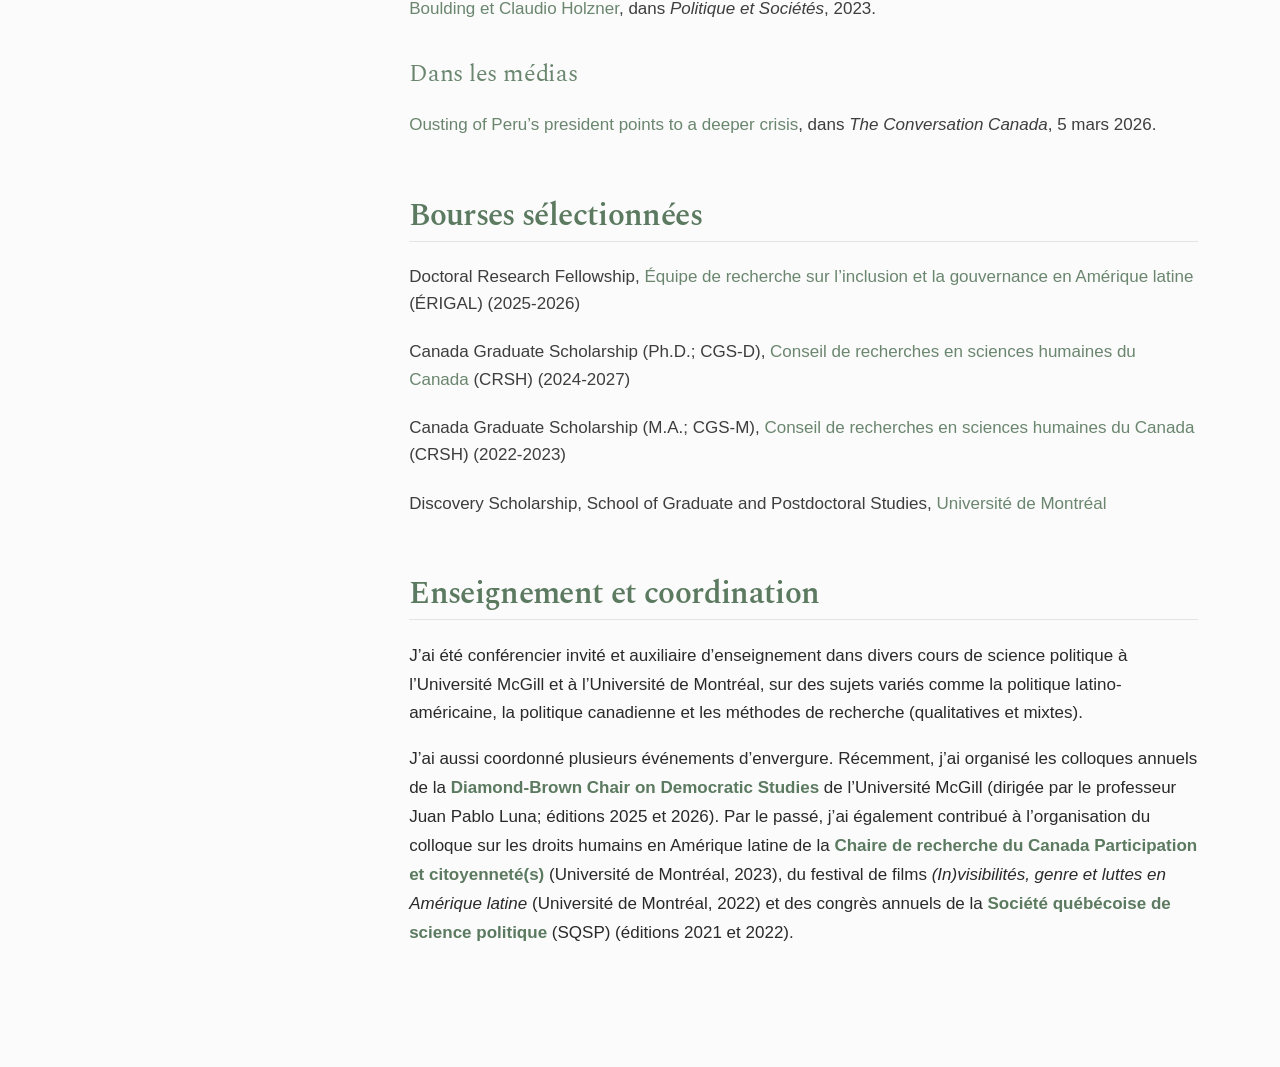
<file: docs/indexFR.html>
<!DOCTYPE html>
<html xmlns="http://www.w3.org/1999/xhtml" lang="fr" xml:lang="fr"><head>

<meta charset="utf-8">
<meta name="generator" content="quarto-1.4.555">

<meta name="viewport" content="width=device-width, initial-scale=1.0, user-scalable=yes">

<meta name="description" content="Candidat au doctorat en science politique à l’Université McGill">

<title>Étienne Sinotte</title>
<style>
code{white-space: pre-wrap;}
span.smallcaps{font-variant: small-caps;}
div.columns{display: flex; gap: min(4vw, 1.5em);}
div.column{flex: auto; overflow-x: auto;}
div.hanging-indent{margin-left: 1.5em; text-indent: -1.5em;}
ul.task-list{list-style: none;}
ul.task-list li input[type="checkbox"] {
  width: 0.8em;
  margin: 0 0.8em 0.2em -1em; /* quarto-specific, see https://github.com/quarto-dev/quarto-cli/issues/4556 */ 
  vertical-align: middle;
}
</style>


<script src="site_libs/quarto-nav/quarto-nav.js"></script>
<link href="./assets/favicon.png" rel="icon" type="image/png">
<script src="site_libs/clipboard/clipboard.min.js"></script>
<script src="site_libs/quarto-html/quarto.js"></script>
<script src="site_libs/quarto-html/popper.min.js"></script>
<script src="site_libs/quarto-html/tippy.umd.min.js"></script>
<link href="site_libs/quarto-html/tippy.css" rel="stylesheet">
<link href="site_libs/quarto-html/quarto-syntax-highlighting.css" rel="stylesheet" id="quarto-text-highlighting-styles">
<script src="site_libs/bootstrap/bootstrap.min.js"></script>
<link href="site_libs/bootstrap/bootstrap-icons.css" rel="stylesheet">
<link href="site_libs/bootstrap/bootstrap.min.css" rel="stylesheet" id="quarto-bootstrap" data-mode="light">
<script id="quarto-search-options" type="application/json">{
  "language": {
    "search-no-results-text": "Pas de résultats",
    "search-matching-documents-text": "documents trouvés",
    "search-copy-link-title": "Copier le lien vers la recherche",
    "search-hide-matches-text": "Cacher les correspondances additionnelles",
    "search-more-match-text": "correspondance de plus dans ce document",
    "search-more-matches-text": "correspondances de plus dans ce document",
    "search-clear-button-title": "Effacer",
    "search-text-placeholder": "",
    "search-detached-cancel-button-title": "Annuler",
    "search-submit-button-title": "Envoyer",
    "search-label": "Recherche"
  }
}</script>


</head>

<body class="fullcontent">

<div id="quarto-search-results"></div>
<!-- content -->
<div id="quarto-content" class="quarto-container page-layout-custom">
<!-- sidebar -->
<!-- margin-sidebar -->
<!-- main -->




<div class="site-wrap">
<div class="site-sidebar">
<div class="profile">
<p><img src="assets/profile.jpg" class="profile-photo img-fluid" alt="Portrait d'Étienne Sinotte"></p>
<div class="profile-name" role="heading" aria-level="1">
<p>Étienne Sinotte</p>
</div>
<div class="profile-desc">
<p>Candidat au doctorat en science politique à l’Université McGill</p>
</div>
<div class="profile-links">
<ul>
<li><a href="mailto:etienne.sinotte@mail.mcgill.ca"><i class="bi bi-envelope"></i>Courriel</a></li>
<li><a href="https://www.linkedin.com/in/etiennesinotte/"><i class="bi bi-linkedin"></i>LinkedIn</a></li>
<li><a href="https://orcid.org/0000-0002-1198-8232"><i class="icon-orcid"></i>ORCID</a></li>
</ul>
</div>
<div class="lang-switch" role="navigation" aria-label="Langue">
<p><a href="index.html" lang="en" hreflang="en">English</a> <a href="indexES.html" lang="es" hreflang="es">Español</a></p>
</div>
</div>
<div class="site-nav">
<div class="nav-in">
<div class="nav-name">
<p>Étienne Sinotte</p>
</div>
<div class="site-menu" role="navigation" aria-label="Sections">
<ul>
<li><a href="#about">À propos</a></li>
<li><a href="#publications">Publications</a></li>
<li><a href="#selectedgrants">Bourses sélectionnées</a></li>
<li><a href="#teachingandcoordination">Enseignement et coordination</a></li>
</ul>
</div>
</div>
</div>
</div>
<div class="site-main">
<section id="about" class="level2">
<h2 data-anchor-id="about">À propos</h2>
<p>Je suis candidat au doctorat au <a href="https://www.mcgill.ca/politicalscience/">Département de science politique</a> de l’<a href="https://www.mcgill.ca/">Université McGill</a>. Je travaille principalement en politique comparée, avec un focus régional sur l’Amérique latine. Je suis titulaire d’une maîtrise en science politique de l’<a href="https://pol.umontreal.ca/accueil/">Université de Montréal</a> et d’un baccalauréat en études politiques appliquées de l’<a href="https://www.usherbrooke.ca/politique-appliquee/">Université de Sherbrooke</a>.</p>
<p>Ma recherche interroge la relation entre le déplacement, l’extractivisme, la gouvernance criminelle et la citoyenneté démocratique en Amérique latine. J’examine en particulier comment la présence ou l’absence de l’État détermine qui est gouverné, et par qui, à ses marges extractives et criminelles. Ce projet est né d’un terrain de recherche antérieur au Pérou sur la gouvernance collaborative, qui a d’abord attiré mon attention sur les réseaux qui prennent le relais là où l’État se retire.</p>
<p>Je suis affilié à l’<a href="https://www.erigal.org/en_CA/le-profil/etienne-sinotte">Équipe de recherche sur l’inclusion et la gouvernance en Amérique latine</a> (ÉRIGAL), au <a href="https://www.mcgillrefugeeresearchgroup.com/members">McGill Refugee Research Group</a> (MRRG) et au <a href="https://csdc-cecd.ca/etudiants/?id=697">Centre pour l’étude de la citoyenneté démocratique</a> (CÉCD).</p>
</section>
<section id="publications" class="level2">
<h2 data-anchor-id="publications">Publications</h2>
<section id="articles" class="level3">
<h3 data-anchor-id="articles">Articles</h3>
<section id="sustaining-coproduction-despite-intermittent-state-disengagement-perus-indigenous-covid-commands-dans-latin-american-politics-and-society-en-production." class="level4">
<h4 data-anchor-id="sustaining-coproduction-despite-intermittent-state-disengagement-perus-indigenous-covid-commands-dans-latin-american-politics-and-society-en-production.">Sustaining Coproduction Despite Intermittent State Disengagement: Peru’s Indigenous COVID Commands, dans <em>Latin American Politics and Society</em>, en production.</h4>
<p>Pendant la pandémie de COVID-19, les <em>Comandos COVID Indígenas</em> (CCI) du Pérou ont coordonné les réponses d’urgence dans les communautés amazoniennes, avec des résultats territorialement inégaux. Cet article se penche sur le fonctionnement du CCI de La Convención (Cusco), plus efficace que les autres grâce à une collaboration préalable en santé et à des ONG bien implantées et bien dotées, qui ont maintenu la coproduction là où l’engagement de l’État était intermittent. Il montre comment des acteurs non étatiques peuvent améliorer la mise en œuvre des politiques de santé dans les États à faible capacité.</p>
</section>
</section>
<section id="chapitres" class="level3">
<h3 data-anchor-id="chapitres">Chapitres</h3>
<section id="definitions-of-northernruralremoteperipheric-communities-in-canada-dans-le-research-companion-to-the-periphery-and-peripheral-regions-concepts-diagnosis-dilemmas-sous-la-direction-de-jerzy-bański-2025." class="level4">
<h4 data-anchor-id="definitions-of-northernruralremoteperipheric-communities-in-canada-dans-le-research-companion-to-the-periphery-and-peripheral-regions-concepts-diagnosis-dilemmas-sous-la-direction-de-jerzy-bański-2025."><a href="https://doi.org/10.4337/9781035338931.00012">Definitions of northern/rural/remote/peripheric communities in Canada</a>, dans le <em>Research Companion to the Periphery and Peripheral Regions: Concepts, Diagnosis, Dilemmas</em>, sous la direction de Jerzy Bański, 2025.</h4>
<p><em>(avec François Brouard, Natalya Brown et Manuel Litalien)</em></p>
<p>Des définitions incohérentes des communautés nordiques, rurales et éloignées du Canada mènent à des classifications simplistes qui ignorent la diversité régionale. Il en résulte des politiques publiques mal adaptées et un secteur philanthropique qui néglige les petites communautés au profit des centres urbains. Une approche nuancée, fondée sur plusieurs facteurs, est essentielle pour cerner avec justesse les besoins des communautés et assurer une prestation équitable des programmes sociaux.</p>
</section>
</section>
<section id="recensions" class="level3">
<h3 data-anchor-id="recensions">Recensions</h3>
<section id="climate-displacement-de-jamie-draper-dans-le-journal-of-refugee-studies-2025." class="level4">
<h4 data-anchor-id="climate-displacement-de-jamie-draper-dans-le-journal-of-refugee-studies-2025."><a href="https://doi.org/10.1093/jrs/feaf008"><em>Climate Displacement</em> de Jamie Draper</a>, dans le <em>Journal of Refugee Studies</em>, 2025.</h4>
</section>
<section id="recognition-politics-indigenous-rights-and-ethnic-conflict-in-the-andes-de-lorenza-fontana-dans-le-canadian-journal-of-latin-american-and-caribbean-studies-2024." class="level4">
<h4 data-anchor-id="recognition-politics-indigenous-rights-and-ethnic-conflict-in-the-andes-de-lorenza-fontana-dans-le-canadian-journal-of-latin-american-and-caribbean-studies-2024."><a href="https://doi.org/10.1080/08263663.2023.2281102"><em>Recognition Politics: Indigenous Rights and Ethnic Conflict in the Andes</em> de Lorenza Fontana</a>, dans le <em>Canadian Journal of Latin American and Caribbean Studies</em>, 2024.</h4>
</section>
<section id="voice-and-inequality-poverty-and-political-participation-in-latin-american-democracies-de-carew-boulding-et-claudio-holzner-dans-politique-et-sociétés-2023." class="level4">
<h4 data-anchor-id="voice-and-inequality-poverty-and-political-participation-in-latin-american-democracies-de-carew-boulding-et-claudio-holzner-dans-politique-et-sociétés-2023."><a href="https://doi.org/10.7202/1106146ar"><em>Voice and Inequality: Poverty and Political Participation in Latin American Democracies</em> de Carew Boulding et Claudio Holzner</a>, dans <em>Politique et Sociétés</em>, 2023.</h4>
</section>
</section>
<section id="dans-les-médias" class="level3">
<h3 data-anchor-id="dans-les-médias">Dans les médias</h3>
<section id="ousting-of-perus-president-points-to-a-deeper-crisis-dans-the-conversation-canada-5-mars-2026." class="level4">
<h4 data-anchor-id="ousting-of-perus-president-points-to-a-deeper-crisis-dans-the-conversation-canada-5-mars-2026."><a href="https://doi.org/10.64628/AAM.jxeyj7ppm">Ousting of Peru’s president points to a deeper crisis</a>, dans <em>The Conversation Canada</em>, 5 mars 2026.</h4>
</section>
</section>
</section>
<section id="selectedgrants" class="level2">
<h2 data-anchor-id="selectedgrants">Bourses sélectionnées</h2>
<section id="doctoral-research-fellowship-équipe-de-recherche-sur-linclusion-et-la-gouvernance-en-amérique-latine-érigal-2025-2026" class="level4">
<h4 data-anchor-id="doctoral-research-fellowship-équipe-de-recherche-sur-linclusion-et-la-gouvernance-en-amérique-latine-érigal-2025-2026">Doctoral Research Fellowship, <a href="https://www.erigal.org/en_CA">Équipe de recherche sur l’inclusion et la gouvernance en Amérique latine</a> (ÉRIGAL) (2025-2026)</h4>
</section>
<section id="canada-graduate-scholarship-ph.d.-cgs-d-conseil-de-recherches-en-sciences-humaines-du-canada-crsh-2024-2027" class="level4">
<h4 data-anchor-id="canada-graduate-scholarship-ph.d.-cgs-d-conseil-de-recherches-en-sciences-humaines-du-canada-crsh-2024-2027">Canada Graduate Scholarship (Ph.D.; CGS-D), <a href="https://sshrc-crsh.canada.ca/fr.aspx">Conseil de recherches en sciences humaines du Canada</a> (CRSH) (2024-2027)</h4>
</section>
<section id="canada-graduate-scholarship-m.a.-cgs-m-conseil-de-recherches-en-sciences-humaines-du-canada-crsh-2022-2023" class="level4">
<h4 data-anchor-id="canada-graduate-scholarship-m.a.-cgs-m-conseil-de-recherches-en-sciences-humaines-du-canada-crsh-2022-2023">Canada Graduate Scholarship (M.A.; CGS-M), <a href="https://sshrc-crsh.canada.ca/fr.aspx">Conseil de recherches en sciences humaines du Canada</a> (CRSH) (2022-2023)</h4>
</section>
<section id="discovery-scholarship-school-of-graduate-and-postdoctoral-studies-université-de-montréal" class="level4">
<h4 data-anchor-id="discovery-scholarship-school-of-graduate-and-postdoctoral-studies-université-de-montréal">Discovery Scholarship, School of Graduate and Postdoctoral Studies, <a href="https://www.umontreal.ca">Université de Montréal</a></h4>
</section>
</section>
<section id="teachingandcoordination" class="level2">
<h2 data-anchor-id="teachingandcoordination">Enseignement et coordination</h2>
<p>J’ai été conférencier invité et auxiliaire d’enseignement dans divers cours de science politique à l’Université McGill et à l’Université de Montréal, sur des sujets variés comme la politique latino-américaine, la politique canadienne et les méthodes de recherche (qualitatives et mixtes).</p>
<p>J’ai aussi coordonné plusieurs événements d’envergure. Récemment, j’ai organisé les colloques annuels de la <a href="https://www.mcgill.ca/politicalscience/juan-pablo-luna">Diamond-Brown Chair on Democratic Studies</a> de l’Université McGill (dirigée par le professeur Juan Pablo Luna; éditions 2025 et 2026). Par le passé, j’ai également contribué à l’organisation du colloque sur les droits humains en Amérique latine de la <a href="https://recherche.umontreal.ca/unite-de-recherche/is/ur14522/">Chaire de recherche du Canada Participation et citoyenneté(s)</a> (Université de Montréal, 2023), du festival de films <em>(In)visibilités, genre et luttes en Amérique latine</em> (Université de Montréal, 2022) et des congrès annuels de la <a href="https://sqsp.uqam.ca">Société québécoise de science politique</a> (SQSP) (éditions 2021 et 2022).</p>
</section>
</div>
</div>




<script>
// Highlights the sidebar menu item for the section currently on screen.
(function () {
  var links = Array.prototype.slice.call(document.querySelectorAll('.site-menu a[href^="#"]'));
  if (!links.length) return;

  var items = [];
  links.forEach(function (a) {
    var el = document.getElementById(decodeURIComponent(a.getAttribute('href').slice(1)));
    if (el) items.push({ a: a, el: el });
    // Sections that are not on this page (e.g. on the FR/ES pages) live on the main page
    else a.setAttribute('href', 'index.html' + a.getAttribute('href'));
  });
  if (!items.length) return;

  var bar = document.querySelector('.site-menu ul');
  var current = null, locked = null, unlockTimer = null;

  function setActive(item) {
    if (item === current) return;
    current = item;
    links.forEach(function (a) { a.classList.remove('active'); a.removeAttribute('aria-current'); });
    if (!item) return;
    item.a.classList.add('active');
    item.a.setAttribute('aria-current', 'location');
    // When the menu is too wide for the screen (phones), keep the active item in view
    if (bar && bar.scrollWidth > bar.clientWidth) {
      bar.scrollTo({ left: Math.max(0, item.a.parentElement.offsetLeft - bar.offsetLeft - 16), behavior: 'smooth' });
    }
  }

  function update() {
    if (locked) return;
    var line = window.innerHeight * 0.3, active = items[0];
    items.forEach(function (it) { if (it.el.getBoundingClientRect().top <= line) active = it; });
    if (window.innerHeight + window.scrollY >= document.documentElement.scrollHeight - 2) {
      active = items[items.length - 1];
    }
    setActive(active);
  }

  // Scroll within the page on click (works whether the URL is / or /index.html);
  // the clicked item stays highlighted while the page scrolls to it
  var reduceMotion = window.matchMedia && window.matchMedia('(prefers-reduced-motion: reduce)').matches;
  items.forEach(function (it) {
    it.a.addEventListener('click', function (e) {
      if (e.button !== 0 || e.metaKey || e.ctrlKey || e.shiftKey || e.altKey) return;
      e.preventDefault();
      locked = it;
      setActive(it);
      it.el.scrollIntoView({ behavior: reduceMotion ? 'auto' : 'smooth', block: 'start' });
      if (history.pushState) history.pushState(null, '', '#' + it.el.id);
      clearTimeout(unlockTimer);
      unlockTimer = setTimeout(function () { locked = null; }, 1200);
    });
  });

  var ticking = false;
  window.addEventListener('scroll', function () {
    if (locked) {
      clearTimeout(unlockTimer);
      unlockTimer = setTimeout(function () { locked = null; }, 200);
      return;
    }
    if (!ticking) {
      ticking = true;
      requestAnimationFrame(function () { ticking = false; update(); });
    }
  }, { passive: true });
  window.addEventListener('resize', update);
  update();
})();
</script>
<script id="quarto-html-after-body" type="application/javascript">
window.document.addEventListener("DOMContentLoaded", function (event) {
  const toggleBodyColorMode = (bsSheetEl) => {
    const mode = bsSheetEl.getAttribute("data-mode");
    const bodyEl = window.document.querySelector("body");
    if (mode === "dark") {
      bodyEl.classList.add("quarto-dark");
      bodyEl.classList.remove("quarto-light");
    } else {
      bodyEl.classList.add("quarto-light");
      bodyEl.classList.remove("quarto-dark");
    }
  }
  const toggleBodyColorPrimary = () => {
    const bsSheetEl = window.document.querySelector("link#quarto-bootstrap");
    if (bsSheetEl) {
      toggleBodyColorMode(bsSheetEl);
    }
  }
  toggleBodyColorPrimary();  
  const isCodeAnnotation = (el) => {
    for (const clz of el.classList) {
      if (clz.startsWith('code-annotation-')) {                     
        return true;
      }
    }
    return false;
  }
  const clipboard = new window.ClipboardJS('.code-copy-button', {
    text: function(trigger) {
      const codeEl = trigger.previousElementSibling.cloneNode(true);
      for (const childEl of codeEl.children) {
        if (isCodeAnnotation(childEl)) {
          childEl.remove();
        }
      }
      return codeEl.innerText;
    }
  });
  clipboard.on('success', function(e) {
    // button target
    const button = e.trigger;
    // don't keep focus
    button.blur();
    // flash "checked"
    button.classList.add('code-copy-button-checked');
    var currentTitle = button.getAttribute("title");
    button.setAttribute("title", "Copié");
    let tooltip;
    if (window.bootstrap) {
      button.setAttribute("data-bs-toggle", "tooltip");
      button.setAttribute("data-bs-placement", "left");
      button.setAttribute("data-bs-title", "Copié");
      tooltip = new bootstrap.Tooltip(button, 
        { trigger: "manual", 
          customClass: "code-copy-button-tooltip",
          offset: [0, -8]});
      tooltip.show();    
    }
    setTimeout(function() {
      if (tooltip) {
        tooltip.hide();
        button.removeAttribute("data-bs-title");
        button.removeAttribute("data-bs-toggle");
        button.removeAttribute("data-bs-placement");
      }
      button.setAttribute("title", currentTitle);
      button.classList.remove('code-copy-button-checked');
    }, 1000);
    // clear code selection
    e.clearSelection();
  });
    var localhostRegex = new RegExp(/^(?:http|https):\/\/localhost\:?[0-9]*\//);
    var mailtoRegex = new RegExp(/^mailto:/);
      var filterRegex = new RegExp('/' + window.location.host + '/');
    var isInternal = (href) => {
        return filterRegex.test(href) || localhostRegex.test(href) || mailtoRegex.test(href);
    }
    // Inspect non-navigation links and adorn them if external
 	var links = window.document.querySelectorAll('a[href]:not(.nav-link):not(.navbar-brand):not(.toc-action):not(.sidebar-link):not(.sidebar-item-toggle):not(.pagination-link):not(.no-external):not([aria-hidden]):not(.dropdown-item):not(.quarto-navigation-tool)');
    for (var i=0; i<links.length; i++) {
      const link = links[i];
      if (!isInternal(link.href)) {
        // undo the damage that might have been done by quarto-nav.js in the case of
        // links that we want to consider external
        if (link.dataset.originalHref !== undefined) {
          link.href = link.dataset.originalHref;
        }
      }
    }
  function tippyHover(el, contentFn, onTriggerFn, onUntriggerFn) {
    const config = {
      allowHTML: true,
      maxWidth: 500,
      delay: 100,
      arrow: false,
      appendTo: function(el) {
          return el.parentElement;
      },
      interactive: true,
      interactiveBorder: 10,
      theme: 'quarto',
      placement: 'bottom-start',
    };
    if (contentFn) {
      config.content = contentFn;
    }
    if (onTriggerFn) {
      config.onTrigger = onTriggerFn;
    }
    if (onUntriggerFn) {
      config.onUntrigger = onUntriggerFn;
    }
    window.tippy(el, config); 
  }
  const noterefs = window.document.querySelectorAll('a[role="doc-noteref"]');
  for (var i=0; i<noterefs.length; i++) {
    const ref = noterefs[i];
    tippyHover(ref, function() {
      // use id or data attribute instead here
      let href = ref.getAttribute('data-footnote-href') || ref.getAttribute('href');
      try { href = new URL(href).hash; } catch {}
      const id = href.replace(/^#\/?/, "");
      const note = window.document.getElementById(id);
      if (note) {
        return note.innerHTML;
      } else {
        return "";
      }
    });
  }
  const xrefs = window.document.querySelectorAll('a.quarto-xref');
  const processXRef = (id, note) => {
    // Strip column container classes
    const stripColumnClz = (el) => {
      el.classList.remove("page-full", "page-columns");
      if (el.children) {
        for (const child of el.children) {
          stripColumnClz(child);
        }
      }
    }
    stripColumnClz(note)
    if (id === null || id.startsWith('sec-')) {
      // Special case sections, only their first couple elements
      const container = document.createElement("div");
      if (note.children && note.children.length > 2) {
        container.appendChild(note.children[0].cloneNode(true));
        for (let i = 1; i < note.children.length; i++) {
          const child = note.children[i];
          if (child.tagName === "P" && child.innerText === "") {
            continue;
          } else {
            container.appendChild(child.cloneNode(true));
            break;
          }
        }
        if (window.Quarto?.typesetMath) {
          window.Quarto.typesetMath(container);
        }
        return container.innerHTML
      } else {
        if (window.Quarto?.typesetMath) {
          window.Quarto.typesetMath(note);
        }
        return note.innerHTML;
      }
    } else {
      // Remove any anchor links if they are present
      const anchorLink = note.querySelector('a.anchorjs-link');
      if (anchorLink) {
        anchorLink.remove();
      }
      if (window.Quarto?.typesetMath) {
        window.Quarto.typesetMath(note);
      }
      // TODO in 1.5, we should make sure this works without a callout special case
      if (note.classList.contains("callout")) {
        return note.outerHTML;
      } else {
        return note.innerHTML;
      }
    }
  }
  for (var i=0; i<xrefs.length; i++) {
    const xref = xrefs[i];
    tippyHover(xref, undefined, function(instance) {
      instance.disable();
      let url = xref.getAttribute('href');
      let hash = undefined; 
      if (url.startsWith('#')) {
        hash = url;
      } else {
        try { hash = new URL(url).hash; } catch {}
      }
      if (hash) {
        const id = hash.replace(/^#\/?/, "");
        const note = window.document.getElementById(id);
        if (note !== null) {
          try {
            const html = processXRef(id, note.cloneNode(true));
            instance.setContent(html);
          } finally {
            instance.enable();
            instance.show();
          }
        } else {
          // See if we can fetch this
          fetch(url.split('#')[0])
          .then(res => res.text())
          .then(html => {
            const parser = new DOMParser();
            const htmlDoc = parser.parseFromString(html, "text/html");
            const note = htmlDoc.getElementById(id);
            if (note !== null) {
              const html = processXRef(id, note);
              instance.setContent(html);
            } 
          }).finally(() => {
            instance.enable();
            instance.show();
          });
        }
      } else {
        // See if we can fetch a full url (with no hash to target)
        // This is a special case and we should probably do some content thinning / targeting
        fetch(url)
        .then(res => res.text())
        .then(html => {
          const parser = new DOMParser();
          const htmlDoc = parser.parseFromString(html, "text/html");
          const note = htmlDoc.querySelector('main.content');
          if (note !== null) {
            // This should only happen for chapter cross references
            // (since there is no id in the URL)
            // remove the first header
            if (note.children.length > 0 && note.children[0].tagName === "HEADER") {
              note.children[0].remove();
            }
            const html = processXRef(null, note);
            instance.setContent(html);
          } 
        }).finally(() => {
          instance.enable();
          instance.show();
        });
      }
    }, function(instance) {
    });
  }
      let selectedAnnoteEl;
      const selectorForAnnotation = ( cell, annotation) => {
        let cellAttr = 'data-code-cell="' + cell + '"';
        let lineAttr = 'data-code-annotation="' +  annotation + '"';
        const selector = 'span[' + cellAttr + '][' + lineAttr + ']';
        return selector;
      }
      const selectCodeLines = (annoteEl) => {
        const doc = window.document;
        const targetCell = annoteEl.getAttribute("data-target-cell");
        const targetAnnotation = annoteEl.getAttribute("data-target-annotation");
        const annoteSpan = window.document.querySelector(selectorForAnnotation(targetCell, targetAnnotation));
        const lines = annoteSpan.getAttribute("data-code-lines").split(",");
        const lineIds = lines.map((line) => {
          return targetCell + "-" + line;
        })
        let top = null;
        let height = null;
        let parent = null;
        if (lineIds.length > 0) {
            //compute the position of the single el (top and bottom and make a div)
            const el = window.document.getElementById(lineIds[0]);
            top = el.offsetTop;
            height = el.offsetHeight;
            parent = el.parentElement.parentElement;
          if (lineIds.length > 1) {
            const lastEl = window.document.getElementById(lineIds[lineIds.length - 1]);
            const bottom = lastEl.offsetTop + lastEl.offsetHeight;
            height = bottom - top;
          }
          if (top !== null && height !== null && parent !== null) {
            // cook up a div (if necessary) and position it 
            let div = window.document.getElementById("code-annotation-line-highlight");
            if (div === null) {
              div = window.document.createElement("div");
              div.setAttribute("id", "code-annotation-line-highlight");
              div.style.position = 'absolute';
              parent.appendChild(div);
            }
            div.style.top = top - 2 + "px";
            div.style.height = height + 4 + "px";
            div.style.left = 0;
            let gutterDiv = window.document.getElementById("code-annotation-line-highlight-gutter");
            if (gutterDiv === null) {
              gutterDiv = window.document.createElement("div");
              gutterDiv.setAttribute("id", "code-annotation-line-highlight-gutter");
              gutterDiv.style.position = 'absolute';
              const codeCell = window.document.getElementById(targetCell);
              const gutter = codeCell.querySelector('.code-annotation-gutter');
              gutter.appendChild(gutterDiv);
            }
            gutterDiv.style.top = top - 2 + "px";
            gutterDiv.style.height = height + 4 + "px";
          }
          selectedAnnoteEl = annoteEl;
        }
      };
      const unselectCodeLines = () => {
        const elementsIds = ["code-annotation-line-highlight", "code-annotation-line-highlight-gutter"];
        elementsIds.forEach((elId) => {
          const div = window.document.getElementById(elId);
          if (div) {
            div.remove();
          }
        });
        selectedAnnoteEl = undefined;
      };
        // Handle positioning of the toggle
    window.addEventListener(
      "resize",
      throttle(() => {
        elRect = undefined;
        if (selectedAnnoteEl) {
          selectCodeLines(selectedAnnoteEl);
        }
      }, 10)
    );
    function throttle(fn, ms) {
    let throttle = false;
    let timer;
      return (...args) => {
        if(!throttle) { // first call gets through
            fn.apply(this, args);
            throttle = true;
        } else { // all the others get throttled
            if(timer) clearTimeout(timer); // cancel #2
            timer = setTimeout(() => {
              fn.apply(this, args);
              timer = throttle = false;
            }, ms);
        }
      };
    }
      // Attach click handler to the DT
      const annoteDls = window.document.querySelectorAll('dt[data-target-cell]');
      for (const annoteDlNode of annoteDls) {
        annoteDlNode.addEventListener('click', (event) => {
          const clickedEl = event.target;
          if (clickedEl !== selectedAnnoteEl) {
            unselectCodeLines();
            const activeEl = window.document.querySelector('dt[data-target-cell].code-annotation-active');
            if (activeEl) {
              activeEl.classList.remove('code-annotation-active');
            }
            selectCodeLines(clickedEl);
            clickedEl.classList.add('code-annotation-active');
          } else {
            // Unselect the line
            unselectCodeLines();
            clickedEl.classList.remove('code-annotation-active');
          }
        });
      }
  const findCites = (el) => {
    const parentEl = el.parentElement;
    if (parentEl) {
      const cites = parentEl.dataset.cites;
      if (cites) {
        return {
          el,
          cites: cites.split(' ')
        };
      } else {
        return findCites(el.parentElement)
      }
    } else {
      return undefined;
    }
  };
  var bibliorefs = window.document.querySelectorAll('a[role="doc-biblioref"]');
  for (var i=0; i<bibliorefs.length; i++) {
    const ref = bibliorefs[i];
    const citeInfo = findCites(ref);
    if (citeInfo) {
      tippyHover(citeInfo.el, function() {
        var popup = window.document.createElement('div');
        citeInfo.cites.forEach(function(cite) {
          var citeDiv = window.document.createElement('div');
          citeDiv.classList.add('hanging-indent');
          citeDiv.classList.add('csl-entry');
          var biblioDiv = window.document.getElementById('ref-' + cite);
          if (biblioDiv) {
            citeDiv.innerHTML = biblioDiv.innerHTML;
          }
          popup.appendChild(citeDiv);
        });
        return popup.innerHTML;
      });
    }
  }
});
</script>
</div> <!-- /content -->




</body></html>
</file>
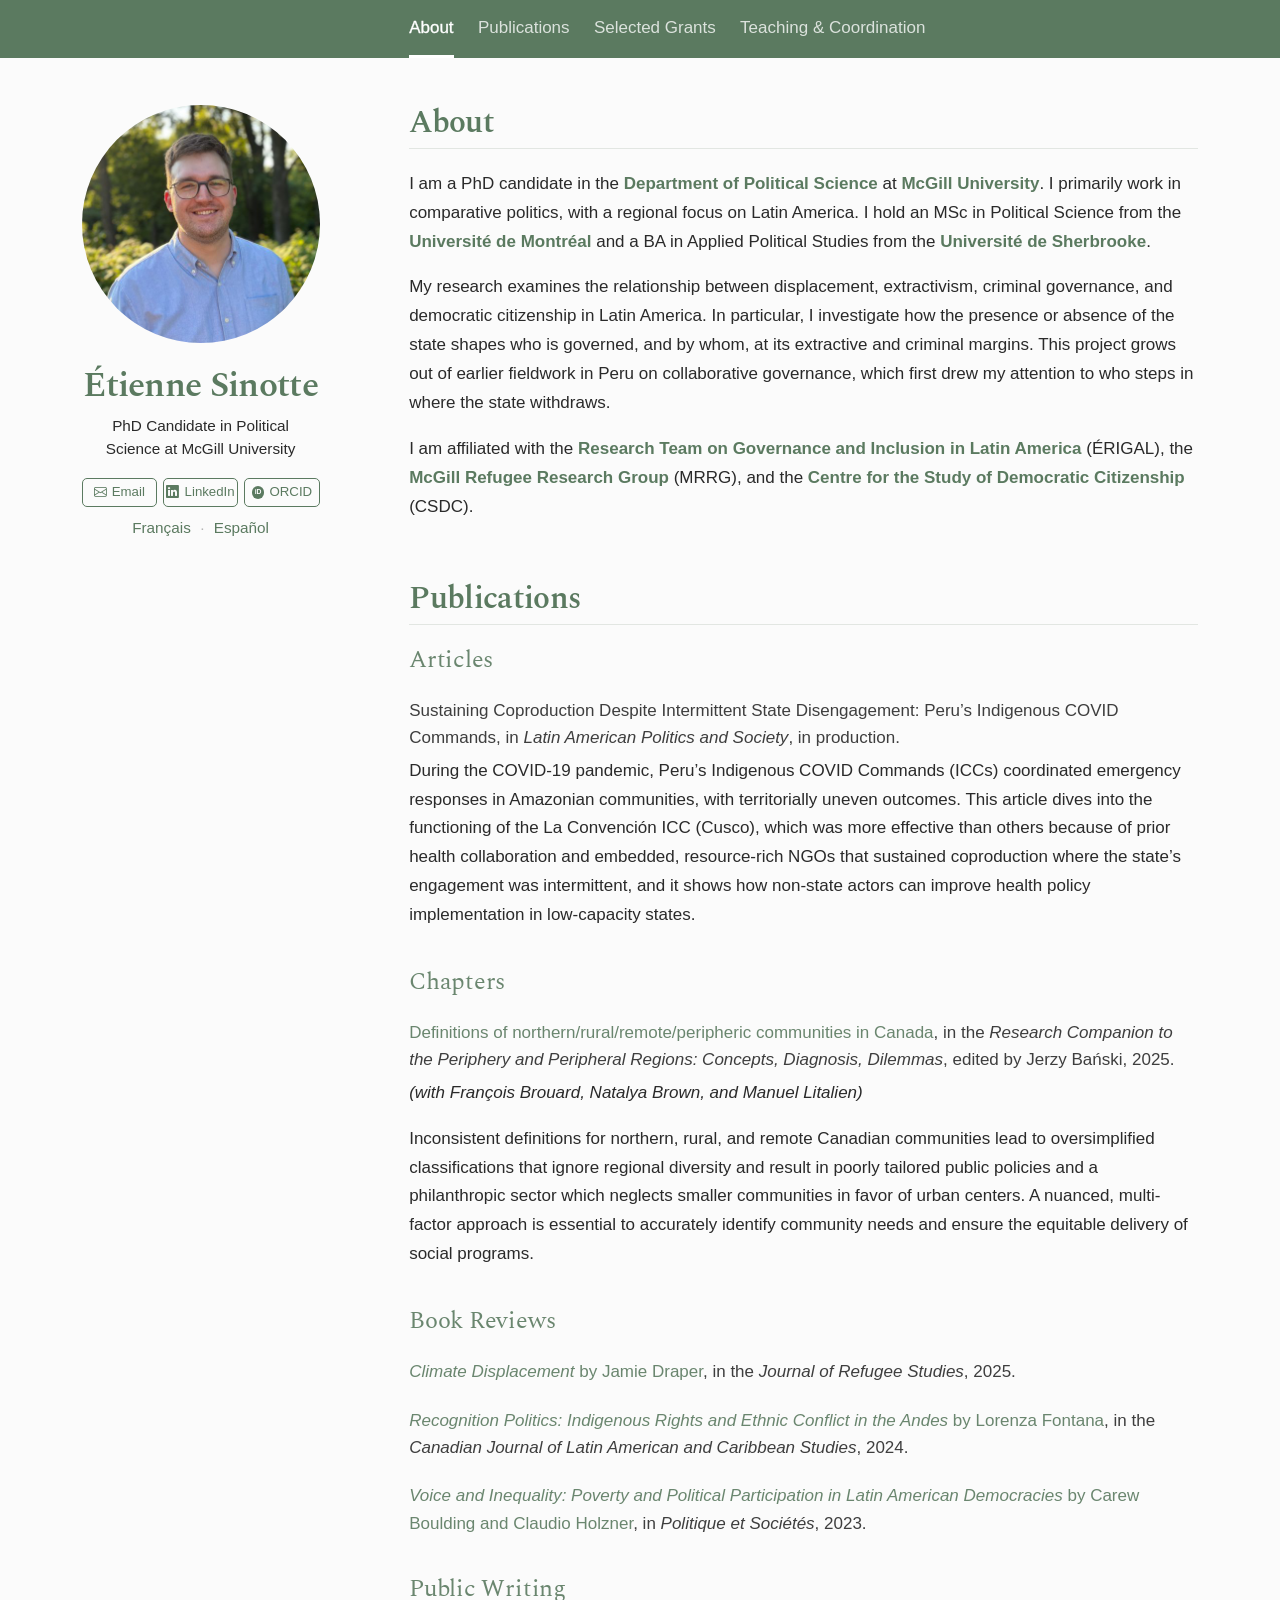
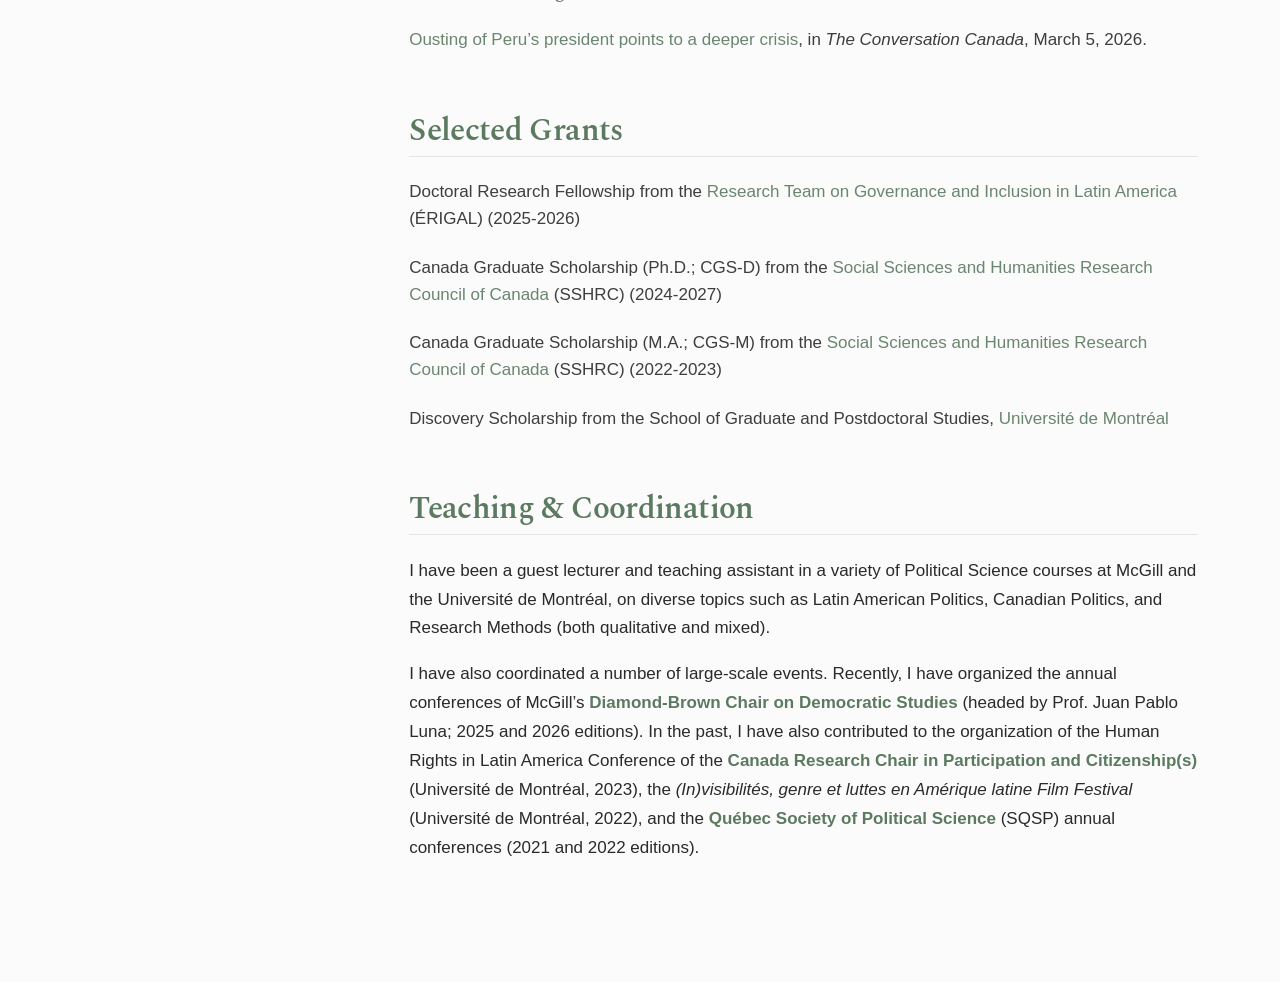
<file: docs/research.html>
<html xmlns="http://www.w3.org/1999/xhtml">
<head>
  <title>Redirect</title>
  <script type="text/javascript">
    var redirects = {"":"index.html"};
    var hash = window.location.hash.startsWith('#') ? window.location.hash.slice(1) : window.location.hash;
    var redirect = redirects[hash] || redirects[""] || "/";
    window.document.title = 'Redirect to  ' +  redirect;
    window.location.replace(redirect);
  </script>
</head>
<body>
</body>
</html>
</file>
<file: docs/site_libs/quarto-html/tippy.css>
.tippy-box[data-animation=fade][data-state=hidden]{opacity:0}[data-tippy-root]{max-width:calc(100vw - 10px)}.tippy-box{position:relative;background-color:#333;color:#fff;border-radius:4px;font-size:14px;line-height:1.4;white-space:normal;outline:0;transition-property:transform,visibility,opacity}.tippy-box[data-placement^=top]>.tippy-arrow{bottom:0}.tippy-box[data-placement^=top]>.tippy-arrow:before{bottom:-7px;left:0;border-width:8px 8px 0;border-top-color:initial;transform-origin:center top}.tippy-box[data-placement^=bottom]>.tippy-arrow{top:0}.tippy-box[data-placement^=bottom]>.tippy-arrow:before{top:-7px;left:0;border-width:0 8px 8px;border-bottom-color:initial;transform-origin:center bottom}.tippy-box[data-placement^=left]>.tippy-arrow{right:0}.tippy-box[data-placement^=left]>.tippy-arrow:before{border-width:8px 0 8px 8px;border-left-color:initial;right:-7px;transform-origin:center left}.tippy-box[data-placement^=right]>.tippy-arrow{left:0}.tippy-box[data-placement^=right]>.tippy-arrow:before{left:-7px;border-width:8px 8px 8px 0;border-right-color:initial;transform-origin:center right}.tippy-box[data-inertia][data-state=visible]{transition-timing-function:cubic-bezier(.54,1.5,.38,1.11)}.tippy-arrow{width:16px;height:16px;color:#333}.tippy-arrow:before{content:"";position:absolute;border-color:transparent;border-style:solid}.tippy-content{position:relative;padding:5px 9px;z-index:1}
</file>
<file: docs/site_libs/quarto-html/quarto-syntax-highlighting.css>
/* quarto syntax highlight colors */
:root {
  --quarto-hl-ot-color: #003B4F;
  --quarto-hl-at-color: #657422;
  --quarto-hl-ss-color: #20794D;
  --quarto-hl-an-color: #5E5E5E;
  --quarto-hl-fu-color: #4758AB;
  --quarto-hl-st-color: #20794D;
  --quarto-hl-cf-color: #003B4F;
  --quarto-hl-op-color: #5E5E5E;
  --quarto-hl-er-color: #AD0000;
  --quarto-hl-bn-color: #AD0000;
  --quarto-hl-al-color: #AD0000;
  --quarto-hl-va-color: #111111;
  --quarto-hl-bu-color: inherit;
  --quarto-hl-ex-color: inherit;
  --quarto-hl-pp-color: #AD0000;
  --quarto-hl-in-color: #5E5E5E;
  --quarto-hl-vs-color: #20794D;
  --quarto-hl-wa-color: #5E5E5E;
  --quarto-hl-do-color: #5E5E5E;
  --quarto-hl-im-color: #00769E;
  --quarto-hl-ch-color: #20794D;
  --quarto-hl-dt-color: #AD0000;
  --quarto-hl-fl-color: #AD0000;
  --quarto-hl-co-color: #5E5E5E;
  --quarto-hl-cv-color: #5E5E5E;
  --quarto-hl-cn-color: #8f5902;
  --quarto-hl-sc-color: #5E5E5E;
  --quarto-hl-dv-color: #AD0000;
  --quarto-hl-kw-color: #003B4F;
}

/* other quarto variables */
:root {
  --quarto-font-monospace: SFMono-Regular, Menlo, Monaco, Consolas, "Liberation Mono", "Courier New", monospace;
}

pre > code.sourceCode > span {
  color: #003B4F;
}

code span {
  color: #003B4F;
}

code.sourceCode > span {
  color: #003B4F;
}

div.sourceCode,
div.sourceCode pre.sourceCode {
  color: #003B4F;
}

code span.ot {
  color: #003B4F;
  font-style: inherit;
}

code span.at {
  color: #657422;
  font-style: inherit;
}

code span.ss {
  color: #20794D;
  font-style: inherit;
}

code span.an {
  color: #5E5E5E;
  font-style: inherit;
}

code span.fu {
  color: #4758AB;
  font-style: inherit;
}

code span.st {
  color: #20794D;
  font-style: inherit;
}

code span.cf {
  color: #003B4F;
  font-style: inherit;
}

code span.op {
  color: #5E5E5E;
  font-style: inherit;
}

code span.er {
  color: #AD0000;
  font-style: inherit;
}

code span.bn {
  color: #AD0000;
  font-style: inherit;
}

code span.al {
  color: #AD0000;
  font-style: inherit;
}

code span.va {
  color: #111111;
  font-style: inherit;
}

code span.bu {
  font-style: inherit;
}

code span.ex {
  font-style: inherit;
}

code span.pp {
  color: #AD0000;
  font-style: inherit;
}

code span.in {
  color: #5E5E5E;
  font-style: inherit;
}

code span.vs {
  color: #20794D;
  font-style: inherit;
}

code span.wa {
  color: #5E5E5E;
  font-style: italic;
}

code span.do {
  color: #5E5E5E;
  font-style: italic;
}

code span.im {
  color: #00769E;
  font-style: inherit;
}

code span.ch {
  color: #20794D;
  font-style: inherit;
}

code span.dt {
  color: #AD0000;
  font-style: inherit;
}

code span.fl {
  color: #AD0000;
  font-style: inherit;
}

code span.co {
  color: #5E5E5E;
  font-style: inherit;
}

code span.cv {
  color: #5E5E5E;
  font-style: italic;
}

code span.cn {
  color: #8f5902;
  font-style: inherit;
}

code span.sc {
  color: #5E5E5E;
  font-style: inherit;
}

code span.dv {
  color: #AD0000;
  font-style: inherit;
}

code span.kw {
  color: #003B4F;
  font-style: inherit;
}

.prevent-inlining {
  content: "</";
}

/*# sourceMappingURL=debc5d5d77c3f9108843748ff7464032.css.map */
</file>
